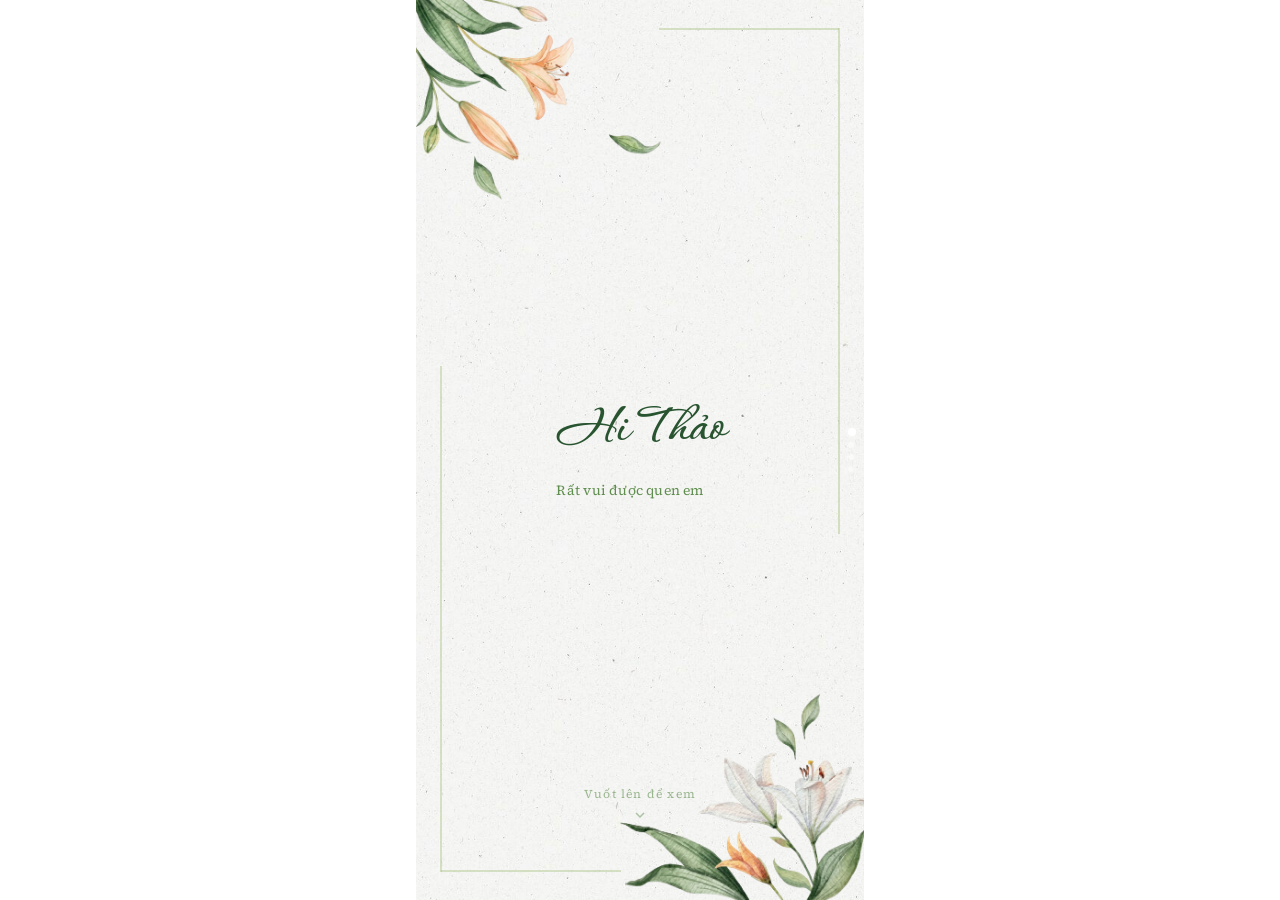
<file: index.html>
<!DOCTYPE html><html lang="vi" data-astro-cid-sckkx6r4> <head><meta charset="UTF-8"><meta name="viewport" content="width=device-width"><!-- <link rel="icon" type="image/svg+xml" href="/favicon.svg" /> --><link rel="icon" href="/favicon.ico"><meta name="generator" content="Astro v6.0.8"><title>Một chiếc page vui vẻ</title><!-- font family --><link rel="preconnect" href="https://fonts.googleapis.com"><link rel="preconnect" href="https://fonts.gstatic.com" crossorigin><link href="https://fonts.googleapis.com/css2?family=Corinthia:wght@400;700&family=Source+Serif+4:ital,opsz,wght@0,8..60,200..900;1,8..60,200..900&display=swap" rel="stylesheet"><link rel="stylesheet" href="/_astro/Layout.6BwHuXkH.css"></head> <body data-astro-cid-sckkx6r4>  <style>astro-island,astro-slot,astro-static-slot{display:contents}</style><script>(()=>{var e=async t=>{await(await t())()};(self.Astro||(self.Astro={})).load=e;window.dispatchEvent(new Event("astro:load"));})();</script><script>(()=>{var A=Object.defineProperty;var g=(i,o,a)=>o in i?A(i,o,{enumerable:!0,configurable:!0,writable:!0,value:a}):i[o]=a;var d=(i,o,a)=>g(i,typeof o!="symbol"?o+"":o,a);{let i={0:t=>m(t),1:t=>a(t),2:t=>new RegExp(t),3:t=>new Date(t),4:t=>new Map(a(t)),5:t=>new Set(a(t)),6:t=>BigInt(t),7:t=>new URL(t),8:t=>new Uint8Array(t),9:t=>new Uint16Array(t),10:t=>new Uint32Array(t),11:t=>Number.POSITIVE_INFINITY*t},o=t=>{let[l,e]=t;return l in i?i[l](e):void 0},a=t=>t.map(o),m=t=>typeof t!="object"||t===null?t:Object.fromEntries(Object.entries(t).map(([l,e])=>[l,o(e)]));class y extends HTMLElement{constructor(){super(...arguments);d(this,"Component");d(this,"hydrator");d(this,"hydrate",async()=>{var b;if(!this.hydrator||!this.isConnected)return;let e=(b=this.parentElement)==null?void 0:b.closest("astro-island[ssr]");if(e){e.addEventListener("astro:hydrate",this.hydrate,{once:!0});return}let c=this.querySelectorAll("astro-slot"),n={},h=this.querySelectorAll("template[data-astro-template]");for(let r of h){let s=r.closest(this.tagName);s!=null&&s.isSameNode(this)&&(n[r.getAttribute("data-astro-template")||"default"]=r.innerHTML,r.remove())}for(let r of c){let s=r.closest(this.tagName);s!=null&&s.isSameNode(this)&&(n[r.getAttribute("name")||"default"]=r.innerHTML)}let p;try{p=this.hasAttribute("props")?m(JSON.parse(this.getAttribute("props"))):{}}catch(r){let s=this.getAttribute("component-url")||"<unknown>",v=this.getAttribute("component-export");throw v&&(s+=` (export ${v})`),console.error(`[hydrate] Error parsing props for component ${s}`,this.getAttribute("props"),r),r}let u;await this.hydrator(this)(this.Component,p,n,{client:this.getAttribute("client")}),this.removeAttribute("ssr"),this.dispatchEvent(new CustomEvent("astro:hydrate"))});d(this,"unmount",()=>{this.isConnected||this.dispatchEvent(new CustomEvent("astro:unmount"))})}disconnectedCallback(){document.removeEventListener("astro:after-swap",this.unmount),document.addEventListener("astro:after-swap",this.unmount,{once:!0})}connectedCallback(){if(!this.hasAttribute("await-children")||document.readyState==="interactive"||document.readyState==="complete")this.childrenConnectedCallback();else{let e=()=>{document.removeEventListener("DOMContentLoaded",e),c.disconnect(),this.childrenConnectedCallback()},c=new MutationObserver(()=>{var n;((n=this.lastChild)==null?void 0:n.nodeType)===Node.COMMENT_NODE&&this.lastChild.nodeValue==="astro:end"&&(this.lastChild.remove(),e())});c.observe(this,{childList:!0}),document.addEventListener("DOMContentLoaded",e)}}async childrenConnectedCallback(){let e=this.getAttribute("before-hydration-url");e&&await import(e),this.start()}async start(){let e=JSON.parse(this.getAttribute("opts")),c=this.getAttribute("client");if(Astro[c]===void 0){window.addEventListener(`astro:${c}`,()=>this.start(),{once:!0});return}try{await Astro[c](async()=>{let n=this.getAttribute("renderer-url"),[h,{default:p}]=await Promise.all([import(this.getAttribute("component-url")),n?import(n):()=>()=>{}]),u=this.getAttribute("component-export")||"default";if(!u.includes("."))this.Component=h[u];else{this.Component=h;for(let f of u.split("."))this.Component=this.Component[f]}return this.hydrator=p,this.hydrate},e,this)}catch(n){console.error(`[astro-island] Error hydrating ${this.getAttribute("component-url")}`,n)}}attributeChangedCallback(){this.hydrate()}}d(y,"observedAttributes",["props"]),customElements.get("astro-island")||customElements.define("astro-island",y)}})();</script><astro-island uid="Z1QWhAY" prefix="r1" component-url="/_astro/Index.CYEz2R_T.js" component-export="default" renderer-url="/_astro/client.Bu55C7Nc.js" props="{}" ssr client="load" opts="{&quot;name&quot;:&quot;Index&quot;,&quot;value&quot;:true}" await-children><link rel="preload" as="image" href="/_astro/corner-top-left.BkNyqwDM.png"/><link rel="preload" as="image" href="/_astro/corner-bottom-right.C6HVrqSn.png"/><link rel="preload" as="image" href="/_astro/branch-top.DyyVtiG5.png"/><link rel="preload" as="image" href="/_astro/branch-bottom.BAtJn3zk.png"/><link rel="preload" as="image" href="/_astro/thao-dang-ngam-hoa.L9Ox3ikE.jpg"/><link rel="preload" as="image" href="/_astro/thao-dang-nhin-ai.C1qPPwrc.jpg"/><link rel="preload" as="image" href="/_astro/hoa-ne-thao.DdcWLU5T.jpg"/><link rel="preload" as="image" href="/_astro/thao-canh-tuong.Dsw6fuQa.jpg"/><link rel="preload" as="image" href="/_astro/thao-dang-chup-anh.B9_FXMeD.jpg"/><link rel="preload" as="image" href="/_astro/thao-with-hoa.RvqKW0Ve.jpg"/><link rel="preload" as="image" href="/_astro/thao-with-hoa2.a3CPCuDn.jpg"/><div><div class="relative container mx-auto h-dvh w-screen max-w-md overflow-hidden bg-cover bg-center bg-no-repeat" style="background-image:url(/_astro/bg-paper-1.BOyuutVR.jpg)"><div class="swiper h-full! w-full!"><div class="swiper-wrapper"><div class="swiper-slide"><div class="relative flex h-dvh w-full items-center justify-center overflow-hidden"><div class="pointer-events-none absolute inset-0"><span class="particle absolute h-1 w-1 rounded-full bg-white/40" style="--i:0"></span><span class="particle absolute h-1 w-1 rounded-full bg-white/40" style="--i:1"></span><span class="particle absolute h-1 w-1 rounded-full bg-white/40" style="--i:2"></span><span class="particle absolute h-1 w-1 rounded-full bg-white/40" style="--i:3"></span><span class="particle absolute h-1 w-1 rounded-full bg-white/40" style="--i:4"></span><span class="particle absolute h-1 w-1 rounded-full bg-white/40" style="--i:5"></span><span class="particle absolute h-1 w-1 rounded-full bg-white/40" style="--i:6"></span><span class="particle absolute h-1 w-1 rounded-full bg-white/40" style="--i:7"></span><span class="particle absolute h-1 w-1 rounded-full bg-white/40" style="--i:8"></span><span class="particle absolute h-1 w-1 rounded-full bg-white/40" style="--i:9"></span><span class="particle absolute h-1 w-1 rounded-full bg-white/40" style="--i:10"></span><span class="particle absolute h-1 w-1 rounded-full bg-white/40" style="--i:11"></span></div><div class="flex h-full w-full flex-col items-center justify-center"><div class=" w-full"><div class="relative h-dvh w-full"><img src="/_astro/corner-top-left.BkNyqwDM.png" alt="" class="absolute top-0 left-0 z-2 h-auto w-[250px]"/><img src="/_astro/corner-bottom-right.C6HVrqSn.png" alt="" class="absolute right-0 bottom-0 z-2 h-auto w-[250px]"/><div class="box-border h-full w-full px-4 py-5 sm:px-6 sm:py-7"><div class="relative flex h-full w-full flex-col items-center justify-center"><div class="border-outline/40 absolute top-0 right-px z-1 w-[45%] border-t-2"></div><div class="border-outline/40 absolute top-0 right-0 z-1 h-[60%] border-l-2"></div><div class="border-outline/40 absolute bottom-0 left-0 z-1 h-[60%] border-l-2"></div><div class="border-outline/40 absolute bottom-0 left-px z-1 w-[45%] border-b-2"></div><div class="flex flex-col gap-4"><p class="animate-on-active type-display-lg text-on-surface delay-200">Hi Thảo</p><p class="animate-on-active type-body-md text-on-surface-variant delay-300">Rất vui được quen em</p></div></div></div></div></div></div></div></div><div class="swiper-slide"><div class="relative flex h-dvh w-full items-center justify-center overflow-hidden"><div class="pointer-events-none absolute inset-0"><span class="particle absolute h-1 w-1 rounded-full bg-white/40" style="--i:0"></span><span class="particle absolute h-1 w-1 rounded-full bg-white/40" style="--i:1"></span><span class="particle absolute h-1 w-1 rounded-full bg-white/40" style="--i:2"></span><span class="particle absolute h-1 w-1 rounded-full bg-white/40" style="--i:3"></span><span class="particle absolute h-1 w-1 rounded-full bg-white/40" style="--i:4"></span><span class="particle absolute h-1 w-1 rounded-full bg-white/40" style="--i:5"></span><span class="particle absolute h-1 w-1 rounded-full bg-white/40" style="--i:6"></span><span class="particle absolute h-1 w-1 rounded-full bg-white/40" style="--i:7"></span><span class="particle absolute h-1 w-1 rounded-full bg-white/40" style="--i:8"></span><span class="particle absolute h-1 w-1 rounded-full bg-white/40" style="--i:9"></span><span class="particle absolute h-1 w-1 rounded-full bg-white/40" style="--i:10"></span><span class="particle absolute h-1 w-1 rounded-full bg-white/40" style="--i:11"></span></div><div class="flex h-full w-full flex-col items-center justify-center"><div class="box-border flex h-full w-full items-center justify-center py-10 "><div class="relative flex h-full w-full flex-col items-center justify-center"><div class="relative w-full"><img src="/_astro/branch-top.DyyVtiG5.png" alt="branch-top" class="animate-on-active absolute -bottom-10 left-0 z-10 h-auto min-w-[600px] rotate-[-7deg] opacity-95"/><img src="/_astro/branch-bottom.BAtJn3zk.png" alt="branch-bottom" class="animate-on-active delay-200 absolute top-26 -right-13 z-1 h-auto min-w-[510px] opacity-95 rotate-[-10deg]"/></div><div></div><div class="absolute top-1/2 left-1/2 z-20 -translate-x-1/2 -translate-y-1/2"><div class="relative"><div class="animate-on-active delay-300 absolute -right-5 bottom-17 flex flex-col gap-3 text-center"><img src="/_astro/thao-dang-ngam-hoa.L9Ox3ikE.jpg" class="border-tertiary/70 h-auto min-w-48 rotate-3 rounded-xs border-6 shadow-xl/30"/><p class="type-body-lg text-on-surface-variant">Một chiếc ảnh đẹp</p></div><div class="animate-on-active delay-500 absolute -top-3 -left-6 text-center flex gap-3 flex-col"><p class="type-body-lg text-on-surface-variant">Chiếc này cũng vậy</p><img src="/_astro/thao-dang-nhin-ai.C1qPPwrc.jpg" class="border-tertiary/80 h-auto min-w-48 -rotate-2 rounded-xs border-6 shadow-xl/30"/></div></div></div></div></div></div></div></div><div class="swiper-slide"><div class="relative flex h-dvh w-full items-center justify-center overflow-hidden"><div class="pointer-events-none absolute inset-0"><span class="particle absolute h-1 w-1 rounded-full bg-white/40" style="--i:0"></span><span class="particle absolute h-1 w-1 rounded-full bg-white/40" style="--i:1"></span><span class="particle absolute h-1 w-1 rounded-full bg-white/40" style="--i:2"></span><span class="particle absolute h-1 w-1 rounded-full bg-white/40" style="--i:3"></span><span class="particle absolute h-1 w-1 rounded-full bg-white/40" style="--i:4"></span><span class="particle absolute h-1 w-1 rounded-full bg-white/40" style="--i:5"></span><span class="particle absolute h-1 w-1 rounded-full bg-white/40" style="--i:6"></span><span class="particle absolute h-1 w-1 rounded-full bg-white/40" style="--i:7"></span><span class="particle absolute h-1 w-1 rounded-full bg-white/40" style="--i:8"></span><span class="particle absolute h-1 w-1 rounded-full bg-white/40" style="--i:9"></span><span class="particle absolute h-1 w-1 rounded-full bg-white/40" style="--i:10"></span><span class="particle absolute h-1 w-1 rounded-full bg-white/40" style="--i:11"></span></div><div class="flex h-full w-full flex-col items-center justify-center"><div class="flex h-dvh w-full flex-col justify-center overflow-hidden "><div><div class="animate-on-active flex shrink-0 items-center gap-3 px-4 py-3"><div class="border-primary relative h-10 w-10 shrink-0 overflow-hidden rounded-full border-2"><img src="/_astro/hoa-ne-thao.DdcWLU5T.jpg" alt="Thảo" class="h-full w-full object-cover object-top"/></div><div class="flex flex-1 flex-col gap-0.5"><p class="type-title-sm text-on-surface leading-none font-semibold">Thảo 🌿</p><p class="type-label-sm text-on-surface-variant flex items-center gap-1 normal-case"><span class="material-symbols-rounded undefined" style="font-size:18px">location_on</span>Đà Lạt, Việt Nam</p></div><button class="text-on-surface-variant rounded-full p-1"><span class="material-symbols-rounded">more_horiz</span></button></div><div class="w-full shrink-0 px-2"><div class="flex w-full gap-2"><div class="flex w-[60%] flex-col gap-2"><button class="group relative w-full overflow-hidden rounded-sm"><img src="/_astro/hoa-ne-thao.DdcWLU5T.jpg" alt="" class="aspect-square w-full object-cover transition-transform duration-300 group-hover:scale-105"/></button><button class="group relative w-full overflow-hidden rounded-sm"><img src="/_astro/thao-canh-tuong.Dsw6fuQa.jpg" alt="" class="aspect-square w-full object-cover transition-transform duration-300 group-hover:scale-105"/></button></div><div class="flex w-[40%] flex-col gap-1.5 pt-4"><button class="group relative w-full overflow-hidden rounded-sm"><img src="/_astro/thao-dang-chup-anh.B9_FXMeD.jpg" alt="" class="aspect-square w-full object-cover transition-transform duration-300 group-hover:scale-105"/></button><button class="group relative w-full overflow-hidden rounded-sm"><img src="/_astro/thao-with-hoa.RvqKW0Ve.jpg" alt="" class="aspect-square w-full object-cover transition-transform duration-300 group-hover:scale-105"/></button><button class="group relative w-full overflow-hidden rounded-sm"><img src="/_astro/thao-with-hoa2.a3CPCuDn.jpg" alt="" class="aspect-square w-full object-cover transition-transform duration-300 group-hover:scale-105"/><div class="absolute inset-0 flex flex-col items-center justify-center gap-1 bg-black/50"><span class="type-title-md font-semibold text-white">+<!-- -->5<!-- --> ảnh</span></div></button></div></div></div><div class="border-outline-variant animate-on-active mt-2 flex shrink-0 items-center justify-between gap-4 border-t px-4 py-2 delay-400"><button class="flex items-center gap-1.5 transition-transform active:scale-90"><div class="h-[22px] transition-colors text-on-surface-variant" style="font-variation-settings:&#x27;FILL&#x27; 0"><span class="material-symbols-rounded undefined" style="font-size:22px">favorite</span></div><span class="type-label-md normal-case tabular-nums text-on-surface-variant">128</span></button><button class="text-on-surface-variant flex items-center gap-1.5"><span class="material-symbols-rounded undefined" style="font-size:22px">chat_bubble</span><span class="type-label-md normal-case">24</span></button><button class="text-on-surface-variant flex items-center gap-1.5"><span class="material-symbols-rounded undefined" style="font-size:22px">share</span><span class="type-label-md normal-case">Chia sẻ</span></button><button class="text-on-surface-variant ml-auto"><span class="material-symbols-rounded undefined" style="font-size:22px">bookmark</span></button></div><div class="animate-on-active flex-1 overflow-y-auto px-4 py-2 delay-500"><p class="type-body-md text-on-surface"><span class="type-title-sm font-semibold">Thảo 🌿 </span>Những khoảnh khắc đẹp nhất luôn đến bất ngờ 🌸</p><p class="type-label-md text-on-surface-variant mt-1 normal-case">3 giờ trước · #ĐàLạt</p></div></div></div></div></div></div><div class="swiper-slide"><div class="relative flex h-dvh w-full items-center justify-center overflow-hidden"><div class="pointer-events-none absolute inset-0"><span class="particle absolute h-1 w-1 rounded-full bg-white/40" style="--i:0"></span><span class="particle absolute h-1 w-1 rounded-full bg-white/40" style="--i:1"></span><span class="particle absolute h-1 w-1 rounded-full bg-white/40" style="--i:2"></span><span class="particle absolute h-1 w-1 rounded-full bg-white/40" style="--i:3"></span><span class="particle absolute h-1 w-1 rounded-full bg-white/40" style="--i:4"></span><span class="particle absolute h-1 w-1 rounded-full bg-white/40" style="--i:5"></span><span class="particle absolute h-1 w-1 rounded-full bg-white/40" style="--i:6"></span><span class="particle absolute h-1 w-1 rounded-full bg-white/40" style="--i:7"></span><span class="particle absolute h-1 w-1 rounded-full bg-white/40" style="--i:8"></span><span class="particle absolute h-1 w-1 rounded-full bg-white/40" style="--i:9"></span><span class="particle absolute h-1 w-1 rounded-full bg-white/40" style="--i:10"></span><span class="particle absolute h-1 w-1 rounded-full bg-white/40" style="--i:11"></span></div><div class="flex h-full w-full flex-col items-center justify-center"><div class="relative flex h-dvh w-full flex-col items-center justify-center overflow-hidden "><img src="/_astro/corner-top-left.BkNyqwDM.png" alt="" class="absolute top-0 left-0 z-0 h-auto w-[200px] opacity-80"/><img src="/_astro/corner-bottom-right.C6HVrqSn.png" alt="" class="absolute right-0 bottom-0 z-0 h-auto w-[200px] opacity-80"/><img src="/_astro/branch-top.DyyVtiG5.png" alt="" class="absolute -top-4 left-0 z-0 h-auto min-w-[480px] rotate-[-5deg] opacity-10"/><div class="relative z-10 flex flex-col items-center gap-8 px-8 text-center"><div class="flex flex-col gap-2" style="animation:fadeSlideUp 0.8s ease both"><p class="type-body-lg leading-8 text-on-surface italic">&quot;Hy vọng sẽ có<br/>những khoảnh khắc<br/>đẹp cùng nhau&quot;</p></div><div class="relative h-[160px] w-[140px]" style="animation:fadeSlideUp 0.8s ease 0.2s both"><div class="absolute inset-0 rotate-[4deg] rounded-xs bg-white p-2 shadow-lg"><img src="/_astro/hoa-ne-thao.DdcWLU5T.jpg" alt="" class="h-[110px] w-full object-cover object-top"/></div><div class="absolute inset-0 -rotate-3 rounded-xs bg-white p-2 shadow-xl"><img src="/_astro/thao-with-hoa.RvqKW0Ve.jpg" alt="" class="h-[110px] w-full object-cover object-center"/></div></div><div class="animate-on-active delay-400 flex flex-col items-center gap-1"><p class="type-body-md text-on-surface-variant">— nhé 🌸</p></div></div></div></div></div></div></div><div class="swiper-pagination"></div></div><div class="bounce-hint absolute bottom-19 left-1/2 z-20 flex -translate-x-1/2 flex-col items-center gap-1 text-xs tracking-widest text-white/70"><span class="text-primary/60">Vuốt lên để xem</span><svg viewBox="0 0 24 24" width="18" height="18" opacity="0.8" class="fill-primary/60"><path d="M7.41 8.59L12 13.17l4.59-4.58L18 10l-6 6-6-6z"></path></svg></div></div></div><!--astro:end--></astro-island>  </body> </html>
</file>
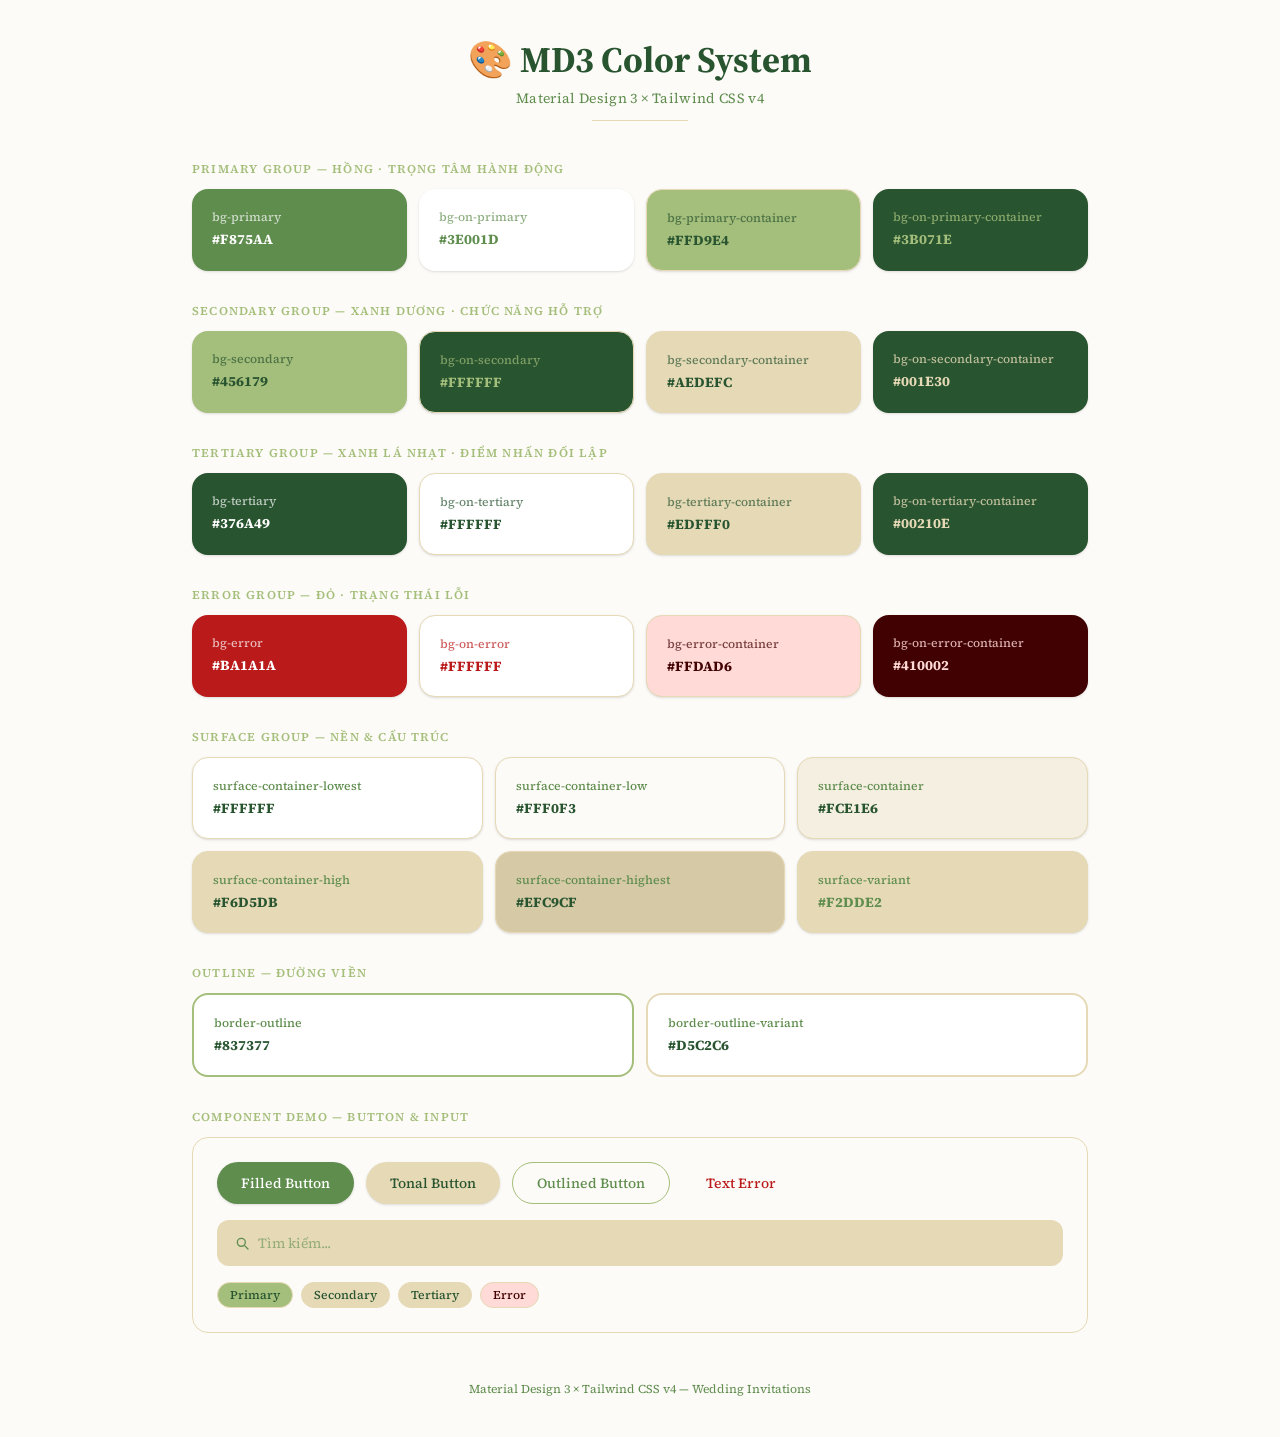
<file: color-demo/index.html>
<!DOCTYPE html><html lang="vi" data-astro-cid-sckkx6r4> <head><meta charset="UTF-8"><meta name="viewport" content="width=device-width"><!-- <link rel="icon" type="image/svg+xml" href="/favicon.svg" /> --><link rel="icon" href="/favicon.ico"><meta name="generator" content="Astro v6.0.8"><title>Một chiếc page vui vẻ</title><!-- font family --><link rel="preconnect" href="https://fonts.googleapis.com"><link rel="preconnect" href="https://fonts.gstatic.com" crossorigin><link href="https://fonts.googleapis.com/css2?family=Corinthia:wght@400;700&family=Source+Serif+4:ital,opsz,wght@0,8..60,200..900;1,8..60,200..900&display=swap" rel="stylesheet"><link rel="stylesheet" href="/_astro/Layout.6BwHuXkH.css"></head> <body data-astro-cid-sckkx6r4>  <main class="bg-surface min-h-dvh p-6 md:p-10"> <!-- Header --> <div class="mb-10 text-center"> <h1 class="text-on-surface text-3xl font-bold md:text-4xl">🎨 MD3 Color System</h1> <p class="text-on-surface-variant mt-2 text-sm tracking-wide">
Material Design 3 × Tailwind CSS v4
</p> <div class="bg-outline-variant mx-auto mt-3 h-px w-24"></div> </div> <div class="mx-auto max-w-4xl space-y-8"> <!-- PRIMARY --> <section> <h2 class="text-outline mb-3 text-xs font-semibold tracking-widest uppercase">
Primary Group — Hồng · Trọng tâm hành động
</h2> <div class="grid grid-cols-2 gap-3 md:grid-cols-4"> <div class="bg-primary rounded-2xl p-5 shadow-sm"> <p class="text-on-primary text-xs font-medium opacity-70">bg-primary</p> <p class="text-on-primary mt-1 text-sm font-bold">#F875AA</p> </div> <div class="bg-on-primary rounded-2xl p-5 shadow-sm"> <p class="text-primary text-xs font-medium opacity-70">bg-on-primary</p> <p class="text-primary mt-1 text-sm font-bold">#3E001D</p> </div> <div class="bg-primary-container border-outline-variant rounded-2xl border p-5 shadow-sm"> <p class="text-on-primary-container text-xs font-medium opacity-70">
bg-primary-container
</p> <p class="text-on-primary-container mt-1 text-sm font-bold">#FFD9E4</p> </div> <div class="bg-on-primary-container rounded-2xl p-5 shadow-sm"> <p class="text-primary-container text-xs font-medium opacity-80">
bg-on-primary-container
</p> <p class="text-primary-container mt-1 text-sm font-bold">#3B071E</p> </div> </div> </section> <!-- SECONDARY --> <section> <h2 class="text-outline mb-3 text-xs font-semibold tracking-widest uppercase">
Secondary Group — Xanh dương · Chức năng hỗ trợ
</h2> <div class="grid grid-cols-2 gap-3 md:grid-cols-4"> <div class="bg-secondary rounded-2xl p-5 shadow-sm"> <p class="text-on-secondary text-xs font-medium opacity-70">bg-secondary</p> <p class="text-on-secondary mt-1 text-sm font-bold">#456179</p> </div> <div class="bg-on-secondary border-outline-variant rounded-2xl border p-5 shadow-sm"> <p class="text-secondary text-xs font-medium opacity-70">bg-on-secondary</p> <p class="text-secondary mt-1 text-sm font-bold">#FFFFFF</p> </div> <div class="bg-secondary-container border-outline-variant rounded-2xl border p-5 shadow-sm"> <p class="text-on-secondary-container text-xs font-medium opacity-70">
bg-secondary-container
</p> <p class="text-on-secondary-container mt-1 text-sm font-bold">#AEDEFC</p> </div> <div class="bg-on-secondary-container rounded-2xl p-5 shadow-sm"> <p class="text-secondary-container text-xs font-medium opacity-80">
bg-on-secondary-container
</p> <p class="text-secondary-container mt-1 text-sm font-bold">#001E30</p> </div> </div> </section> <!-- TERTIARY --> <section> <h2 class="text-outline mb-3 text-xs font-semibold tracking-widest uppercase">
Tertiary Group — Xanh lá nhạt · Điểm nhấn đối lập
</h2> <div class="grid grid-cols-2 gap-3 md:grid-cols-4"> <div class="bg-tertiary rounded-2xl p-5 shadow-sm"> <p class="text-on-tertiary text-xs font-medium opacity-70">bg-tertiary</p> <p class="text-on-tertiary mt-1 text-sm font-bold">#376A49</p> </div> <div class="bg-on-tertiary border-outline-variant rounded-2xl border p-5 shadow-sm"> <p class="text-tertiary text-xs font-medium opacity-70">bg-on-tertiary</p> <p class="text-tertiary mt-1 text-sm font-bold">#FFFFFF</p> </div> <div class="bg-tertiary-container border-outline-variant rounded-2xl border p-5 shadow-sm"> <p class="text-on-tertiary-container text-xs font-medium opacity-70">
bg-tertiary-container
</p> <p class="text-on-tertiary-container mt-1 text-sm font-bold">#EDFFF0</p> </div> <div class="bg-on-tertiary-container rounded-2xl p-5 shadow-sm"> <p class="text-tertiary-container text-xs font-medium opacity-80">
bg-on-tertiary-container
</p> <p class="text-tertiary-container mt-1 text-sm font-bold">#00210E</p> </div> </div> </section> <!-- ERROR --> <section> <h2 class="text-outline mb-3 text-xs font-semibold tracking-widest uppercase">
Error Group — Đỏ · Trạng thái lỗi
</h2> <div class="grid grid-cols-2 gap-3 md:grid-cols-4"> <div class="bg-error rounded-2xl p-5 shadow-sm"> <p class="text-on-error text-xs font-medium opacity-70">bg-error</p> <p class="text-on-error mt-1 text-sm font-bold">#BA1A1A</p> </div> <div class="bg-on-error border-outline-variant rounded-2xl border p-5 shadow-sm"> <p class="text-error text-xs font-medium opacity-70">bg-on-error</p> <p class="text-error mt-1 text-sm font-bold">#FFFFFF</p> </div> <div class="bg-error-container border-outline-variant rounded-2xl border p-5 shadow-sm"> <p class="text-on-error-container text-xs font-medium opacity-70">
bg-error-container
</p> <p class="text-on-error-container mt-1 text-sm font-bold">#FFDAD6</p> </div> <div class="bg-on-error-container rounded-2xl p-5 shadow-sm"> <p class="text-error-container text-xs font-medium opacity-80">
bg-on-error-container
</p> <p class="text-error-container mt-1 text-sm font-bold">#410002</p> </div> </div> </section> <!-- SURFACE --> <section> <h2 class="text-outline mb-3 text-xs font-semibold tracking-widest uppercase">
Surface Group — Nền & Cấu trúc
</h2> <div class="grid grid-cols-2 gap-3 md:grid-cols-3"> <div class="bg-surface-container-lowest border-outline-variant rounded-2xl border p-5 shadow-sm"> <p class="text-on-surface-variant text-xs font-medium">
surface-container-lowest
</p> <p class="text-on-surface mt-1 text-sm font-bold">#FFFFFF</p> </div> <div class="bg-surface-container-low border-outline-variant rounded-2xl border p-5 shadow-sm"> <p class="text-on-surface-variant text-xs font-medium">
surface-container-low
</p> <p class="text-on-surface mt-1 text-sm font-bold">#FFF0F3</p> </div> <div class="bg-surface-container border-outline-variant rounded-2xl border p-5 shadow-sm"> <p class="text-on-surface-variant text-xs font-medium">surface-container</p> <p class="text-on-surface mt-1 text-sm font-bold">#FCE1E6</p> </div> <div class="bg-surface-container-high border-outline-variant rounded-2xl border p-5 shadow-sm"> <p class="text-on-surface-variant text-xs font-medium">
surface-container-high
</p> <p class="text-on-surface mt-1 text-sm font-bold">#F6D5DB</p> </div> <div class="bg-surface-container-highest border-outline-variant rounded-2xl border p-5 shadow-sm"> <p class="text-on-surface-variant text-xs font-medium">
surface-container-highest
</p> <p class="text-on-surface mt-1 text-sm font-bold">#EFC9CF</p> </div> <div class="bg-surface-variant border-outline-variant rounded-2xl border p-5 shadow-sm"> <p class="text-on-surface-variant text-xs font-medium">surface-variant</p> <p class="text-on-surface-variant mt-1 text-sm font-bold">#F2DDE2</p> </div> </div> </section> <!-- OUTLINE --> <section> <h2 class="text-outline mb-3 text-xs font-semibold tracking-widest uppercase">
Outline — Đường viền
</h2> <div class="grid grid-cols-1 gap-3 md:grid-cols-2"> <div class="border-outline bg-surface-container-lowest rounded-2xl border-2 p-5"> <p class="text-on-surface-variant text-xs font-medium">border-outline</p> <p class="text-on-surface mt-1 text-sm font-bold">#837377</p> </div> <div class="border-outline-variant bg-surface-container-lowest rounded-2xl border-2 p-5"> <p class="text-on-surface-variant text-xs font-medium">
border-outline-variant
</p> <p class="text-on-surface mt-1 text-sm font-bold">#D5C2C6</p> </div> </div> </section> <!-- CTA Demo --> <section> <h2 class="text-outline mb-3 text-xs font-semibold tracking-widest uppercase">
Component Demo — Button & Input
</h2> <div class="bg-surface-container-low border-outline-variant space-y-4 rounded-2xl border p-6"> <!-- Buttons --> <div class="flex flex-wrap gap-3"> <button class="bg-primary text-on-primary rounded-full px-6 py-2.5 text-sm font-medium shadow-sm transition-opacity hover:opacity-90">
Filled Button
</button> <button class="bg-secondary-container text-on-secondary-container rounded-full px-6 py-2.5 text-sm font-medium shadow-sm transition-opacity hover:opacity-90">
Tonal Button
</button> <button class="border-outline text-primary hover:bg-primary-container/30 rounded-full border px-6 py-2.5 text-sm font-medium transition-colors">
Outlined Button
</button> <button class="text-error hover:bg-error-container/40 rounded-full px-6 py-2.5 text-sm font-medium transition-colors">
Text Error
</button> </div> <!-- Input field --> <div class="bg-surface-variant focus-within:border-primary flex items-center gap-2 rounded-xl border border-transparent px-4 py-3"> <svg xmlns="http://www.w3.org/2000/svg" class="text-on-surface-variant h-4 w-4" fill="none" viewBox="0 0 24 24" stroke="currentColor"> <path stroke-linecap="round" stroke-linejoin="round" stroke-width="2" d="M21 21l-4.35-4.35M17 11A6 6 0 1 1 5 11a6 6 0 0 1 12 0z"></path> </svg> <input type="text" placeholder="Tìm kiếm..." class="text-on-surface placeholder:text-on-surface-variant/60 flex-1 bg-transparent text-sm outline-none"> </div> <!-- Chip row --> <div class="flex flex-wrap gap-2"> <span class="bg-primary-container text-on-primary-container border-outline-variant rounded-full border px-3 py-1 text-xs font-medium">Primary</span> <span class="bg-secondary-container text-on-secondary-container border-outline-variant rounded-full border px-3 py-1 text-xs font-medium">Secondary</span> <span class="bg-tertiary-container text-on-tertiary-container border-outline-variant rounded-full border px-3 py-1 text-xs font-medium">Tertiary</span> <span class="bg-error-container text-on-error-container border-outline-variant rounded-full border px-3 py-1 text-xs font-medium">Error</span> </div> </div> </section> </div> <footer class="text-on-surface-variant mt-12 text-center text-xs">
Material Design 3 × Tailwind CSS v4 — Wedding Invitations
</footer> </main>  </body> </html>
</file>
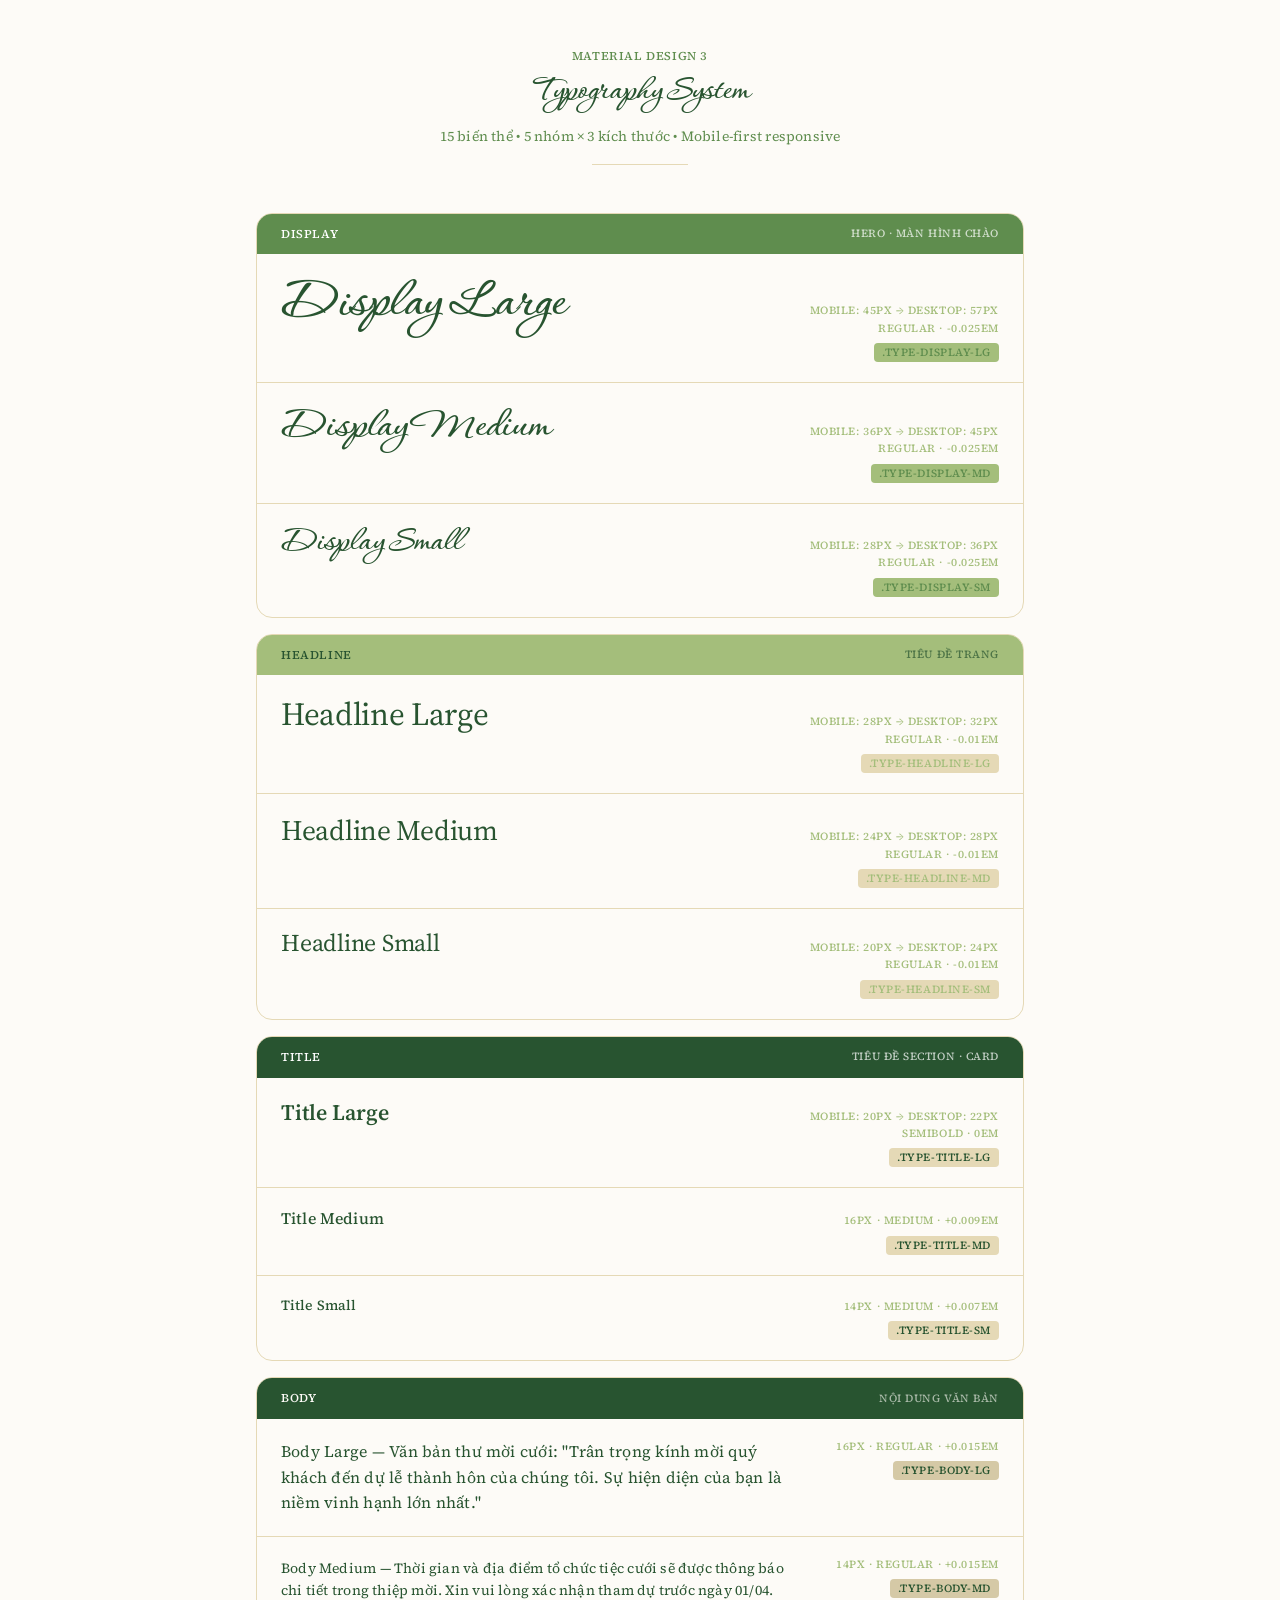
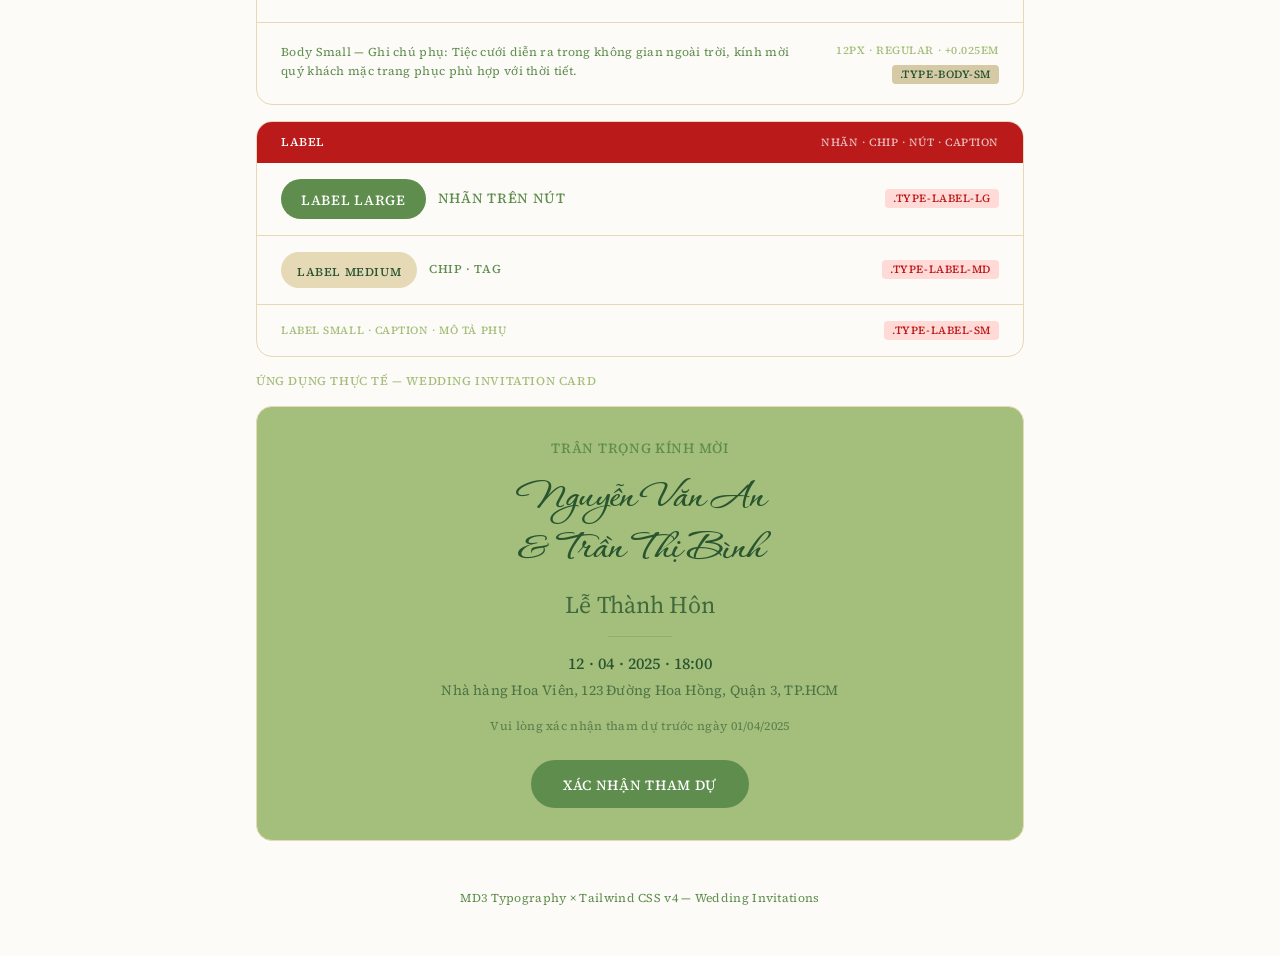
<file: typography-demo/index.html>
<!DOCTYPE html><html lang="vi" data-astro-cid-sckkx6r4> <head><meta charset="UTF-8"><meta name="viewport" content="width=device-width"><!-- <link rel="icon" type="image/svg+xml" href="/favicon.svg" /> --><link rel="icon" href="/favicon.ico"><meta name="generator" content="Astro v6.0.8"><title>Một chiếc page vui vẻ</title><!-- font family --><link rel="preconnect" href="https://fonts.googleapis.com"><link rel="preconnect" href="https://fonts.gstatic.com" crossorigin><link href="https://fonts.googleapis.com/css2?family=Corinthia:wght@400;700&family=Source+Serif+4:ital,opsz,wght@0,8..60,200..900;1,8..60,200..900&display=swap" rel="stylesheet"><link rel="stylesheet" href="/_astro/Layout.6BwHuXkH.css"></head> <body data-astro-cid-sckkx6r4>  <main class="bg-surface min-h-dvh p-6 md:p-12"> <!-- Page Header --> <div class="mb-12 text-center"> <p class="type-label-md text-primary mb-2">Material Design 3</p> <h1 class="type-display-sm text-on-surface">Typography System</h1> <p class="type-body-md text-on-surface-variant mx-auto mt-3 max-w-xl">
15 biến thể • 5 nhóm × 3 kích thước • Mobile-first responsive
</p> <div class="bg-outline-variant mx-auto mt-4 h-px w-24"></div> </div> <div class="mx-auto flex max-w-3xl flex-col gap-4"> <!-- ── DISPLAY ── --> <section class="bg-surface-container-low border-outline-variant overflow-hidden rounded-2xl border"> <div class="bg-primary flex items-center justify-between px-6 py-3"> <span class="type-label-md text-on-primary">Display</span> <span class="type-label-sm text-on-primary/70">Hero · Màn hình chào</span> </div> <div class="divide-outline-variant divide-y"> <!-- Display Large --> <div class="flex flex-col gap-1 px-6 py-5 md:flex-row md:items-baseline md:justify-between"> <div class="flex-1"> <p class="type-display-lg text-on-surface">Display Large</p> </div> <div class="shrink-0 space-y-0.5 text-right"> <p class="type-label-sm text-outline">Mobile: 45px → Desktop: 57px</p> <p class="type-label-sm text-outline">Regular · -0.025em</p> <code class="type-label-sm text-primary bg-primary-container rounded px-2 py-0.5">.type-display-lg</code> </div> </div> <!-- Display Medium --> <div class="flex flex-col gap-1 px-6 py-5 md:flex-row md:items-baseline md:justify-between"> <div class="flex-1"> <p class="type-display-md text-on-surface">Display Medium</p> </div> <div class="shrink-0 space-y-0.5 text-right"> <p class="type-label-sm text-outline">Mobile: 36px → Desktop: 45px</p> <p class="type-label-sm text-outline">Regular · -0.025em</p> <code class="type-label-sm text-primary bg-primary-container rounded px-2 py-0.5">.type-display-md</code> </div> </div> <!-- Display Small --> <div class="flex flex-col gap-1 px-6 py-5 md:flex-row md:items-baseline md:justify-between"> <div class="flex-1"> <p class="type-display-sm text-on-surface">Display Small</p> </div> <div class="shrink-0 space-y-0.5 text-right"> <p class="type-label-sm text-outline">Mobile: 28px → Desktop: 36px</p> <p class="type-label-sm text-outline">Regular · -0.025em</p> <code class="type-label-sm text-primary bg-primary-container rounded px-2 py-0.5">.type-display-sm</code> </div> </div> </div> </section> <!-- ── HEADLINE ── --> <section class="bg-surface-container-low border-outline-variant overflow-hidden rounded-2xl border"> <div class="bg-secondary flex items-center justify-between px-6 py-3"> <span class="type-label-md text-on-secondary">Headline</span> <span class="type-label-sm text-on-secondary/70">Tiêu đề trang</span> </div> <div class="divide-outline-variant divide-y"> <div class="flex flex-col gap-1 px-6 py-5 md:flex-row md:items-baseline md:justify-between"> <p class="type-headline-lg text-on-surface flex-1">Headline Large</p> <div class="shrink-0 space-y-0.5 text-right"> <p class="type-label-sm text-outline">Mobile: 28px → Desktop: 32px</p> <p class="type-label-sm text-outline">Regular · -0.01em</p> <code class="type-label-sm text-secondary bg-secondary-container rounded px-2 py-0.5">.type-headline-lg</code> </div> </div> <div class="flex flex-col gap-1 px-6 py-5 md:flex-row md:items-baseline md:justify-between"> <p class="type-headline-md text-on-surface flex-1">Headline Medium</p> <div class="shrink-0 space-y-0.5 text-right"> <p class="type-label-sm text-outline">Mobile: 24px → Desktop: 28px</p> <p class="type-label-sm text-outline">Regular · -0.01em</p> <code class="type-label-sm text-secondary bg-secondary-container rounded px-2 py-0.5">.type-headline-md</code> </div> </div> <div class="flex flex-col gap-1 px-6 py-5 md:flex-row md:items-baseline md:justify-between"> <p class="type-headline-sm text-on-surface flex-1">Headline Small</p> <div class="shrink-0 space-y-0.5 text-right"> <p class="type-label-sm text-outline">Mobile: 20px → Desktop: 24px</p> <p class="type-label-sm text-outline">Regular · -0.01em</p> <code class="type-label-sm text-secondary bg-secondary-container rounded px-2 py-0.5">.type-headline-sm</code> </div> </div> </div> </section> <!-- ── TITLE ── --> <section class="bg-surface-container-low border-outline-variant overflow-hidden rounded-2xl border"> <div class="bg-tertiary flex items-center justify-between px-6 py-3"> <span class="type-label-md text-on-tertiary">Title</span> <span class="type-label-sm text-on-tertiary/70">Tiêu đề section · Card</span> </div> <div class="divide-outline-variant divide-y"> <div class="flex flex-col gap-1 px-6 py-5 md:flex-row md:items-baseline md:justify-between"> <p class="type-title-lg text-on-surface flex-1">Title Large</p> <div class="shrink-0 space-y-0.5 text-right"> <p class="type-label-sm text-outline">Mobile: 20px → Desktop: 22px</p> <p class="type-label-sm text-outline">SemiBold · 0em</p> <code class="type-label-sm text-tertiary bg-tertiary-container rounded px-2 py-0.5">.type-title-lg</code> </div> </div> <div class="flex flex-col gap-1 px-6 py-5 md:flex-row md:items-baseline md:justify-between"> <p class="type-title-md text-on-surface flex-1">Title Medium</p> <div class="shrink-0 space-y-0.5 text-right"> <p class="type-label-sm text-outline">16px · Medium · +0.009em</p> <code class="type-label-sm text-tertiary bg-tertiary-container rounded px-2 py-0.5">.type-title-md</code> </div> </div> <div class="flex flex-col gap-1 px-6 py-5 md:flex-row md:items-baseline md:justify-between"> <p class="type-title-sm text-on-surface flex-1">Title Small</p> <div class="shrink-0 space-y-0.5 text-right"> <p class="type-label-sm text-outline">14px · Medium · +0.007em</p> <code class="type-label-sm text-tertiary bg-tertiary-container rounded px-2 py-0.5">.type-title-sm</code> </div> </div> </div> </section> <!-- ── BODY ── --> <section class="bg-surface-container-low border-outline-variant overflow-hidden rounded-2xl border"> <div class="bg-on-surface flex items-center justify-between px-6 py-3"> <span class="type-label-md text-surface">Body</span> <span class="type-label-sm text-surface/60">Nội dung văn bản</span> </div> <div class="divide-outline-variant divide-y"> <div class="flex flex-col gap-2 px-6 py-5 md:flex-row md:justify-between"> <p class="type-body-lg text-on-surface max-w-lg flex-1">
Body Large — Văn bản thư mời cưới: "Trân trọng kính mời quý khách đến dự lễ
              thành hôn của chúng tôi. Sự hiện diện của bạn là niềm vinh hạnh lớn nhất."
</p> <div class="shrink-0 space-y-0.5 text-right"> <p class="type-label-sm text-outline">16px · Regular · +0.015em</p> <code class="type-label-sm text-on-surface bg-surface-container-highest rounded px-2 py-0.5">.type-body-lg</code> </div> </div> <div class="flex flex-col gap-2 px-6 py-5 md:flex-row md:justify-between"> <p class="type-body-md text-on-surface max-w-lg flex-1">
Body Medium — Thời gian và địa điểm tổ chức tiệc cưới sẽ được thông báo chi
              tiết trong thiệp mời. Xin vui lòng xác nhận tham dự trước ngày 01/04.
</p> <div class="shrink-0 space-y-0.5 text-right"> <p class="type-label-sm text-outline">14px · Regular · +0.015em</p> <code class="type-label-sm text-on-surface bg-surface-container-highest rounded px-2 py-0.5">.type-body-md</code> </div> </div> <div class="flex flex-col gap-2 px-6 py-5 md:flex-row md:justify-between"> <p class="type-body-sm text-on-surface-variant max-w-lg flex-1">
Body Small — Ghi chú phụ: Tiệc cưới diễn ra trong không gian ngoài trời,
              kính mời quý khách mặc trang phục phù hợp với thời tiết.
</p> <div class="shrink-0 space-y-0.5 text-right"> <p class="type-label-sm text-outline">12px · Regular · +0.025em</p> <code class="type-label-sm text-on-surface bg-surface-container-highest rounded px-2 py-0.5">.type-body-sm</code> </div> </div> </div> </section> <!-- ── LABEL ── --> <section class="bg-surface-container-low border-outline-variant overflow-hidden rounded-2xl border"> <div class="bg-error flex items-center justify-between px-6 py-3"> <span class="type-label-md text-on-error">Label</span> <span class="type-label-sm text-on-error/70">Nhãn · Chip · Nút · Caption</span> </div> <div class="divide-outline-variant divide-y"> <div class="flex flex-col gap-2 px-6 py-4 md:flex-row md:items-center md:justify-between"> <div class="flex items-center gap-3"> <button class="bg-primary rounded-full px-5 py-2"> <span class="type-label-lg text-on-primary">Label Large</span> </button> <span class="type-label-lg text-on-surface-variant">Nhãn Trên Nút</span> </div> <code class="type-label-sm text-error bg-error-container self-start rounded px-2 py-0.5 md:self-auto">.type-label-lg</code> </div> <div class="flex flex-col gap-2 px-6 py-4 md:flex-row md:items-center md:justify-between"> <div class="flex items-center gap-3"> <span class="bg-secondary-container rounded-full px-4 py-1.5"> <span class="type-label-md text-on-secondary-container">Label Medium</span> </span> <span class="type-label-md text-on-surface-variant">Chip · Tag</span> </div> <code class="type-label-sm text-error bg-error-container self-start rounded px-2 py-0.5 md:self-auto">.type-label-md</code> </div> <div class="flex flex-col gap-2 px-6 py-4 md:flex-row md:items-center md:justify-between"> <div class="flex items-center gap-3"> <span class="type-label-sm text-outline">Label Small · Caption · Mô tả phụ</span> </div> <code class="type-label-sm text-error bg-error-container self-start rounded px-2 py-0.5 md:self-auto">.type-label-sm</code> </div> </div> </section> <!-- Real-world Preview --> <section> <h2 class="type-label-md text-outline mb-4">
Ứng dụng thực tế — Wedding Invitation Card
</h2> <div class="bg-primary-container border-outline-variant space-y-4 rounded-2xl border p-8 text-center"> <p class="type-label-lg text-primary">Trân Trọng Kính Mời</p> <h2 class="type-display-md text-on-primary-container">
Nguyễn Văn An<br>&amp; Trần Thị Bình
</h2> <p class="type-headline-sm text-on-primary-container/80">Lễ Thành Hôn</p> <div class="bg-primary/30 mx-auto h-px w-16"></div> <div class="space-y-1"> <p class="type-title-md text-on-primary-container">12 · 04 · 2025 · 18:00</p> <p class="type-body-md text-on-primary-container/70">
Nhà hàng Hoa Viên, 123 Đường Hoa Hồng, Quận 3, TP.HCM
</p> </div> <p class="type-body-sm text-on-primary-container/60">
Vui lòng xác nhận tham dự trước ngày 01/04/2025
</p> <button class="bg-primary mt-2 inline-block rounded-full px-8 py-3"> <span class="type-label-lg text-on-primary">Xác Nhận Tham Dự</span> </button> </div> </section> </div> <footer class="mt-12 text-center"> <p class="type-body-sm text-on-surface-variant">
MD3 Typography × Tailwind CSS v4 — Wedding Invitations
</p> </footer> </main>  </body> </html>
</file>
<file: _astro/Layout.6BwHuXkH.css>
@layer properties{@supports (((-webkit-hyphens:none)) and (not (margin-trim:inline))) or ((-moz-orient:inline) and (not (color:rgb(from red r g b)))){*,:before,:after,::backdrop{--tw-translate-x:0;--tw-translate-y:0;--tw-translate-z:0;--tw-space-y-reverse:0;--tw-divide-y-reverse:0;--tw-border-style:solid;--tw-gradient-position:initial;--tw-gradient-from:#0000;--tw-gradient-via:#0000;--tw-gradient-to:#0000;--tw-gradient-stops:initial;--tw-gradient-via-stops:initial;--tw-gradient-from-position:0%;--tw-gradient-via-position:50%;--tw-gradient-to-position:100%;--tw-leading:initial;--tw-font-weight:initial;--tw-tracking:initial;--tw-ordinal:initial;--tw-slashed-zero:initial;--tw-numeric-figure:initial;--tw-numeric-spacing:initial;--tw-numeric-fraction:initial;--tw-shadow:0 0 #0000;--tw-shadow-color:initial;--tw-shadow-alpha:100%;--tw-inset-shadow:0 0 #0000;--tw-inset-shadow-color:initial;--tw-inset-shadow-alpha:100%;--tw-ring-color:initial;--tw-ring-shadow:0 0 #0000;--tw-inset-ring-color:initial;--tw-inset-ring-shadow:0 0 #0000;--tw-ring-inset:initial;--tw-ring-offset-width:0px;--tw-ring-offset-color:#fff;--tw-ring-offset-shadow:0 0 #0000;--tw-blur:initial;--tw-brightness:initial;--tw-contrast:initial;--tw-grayscale:initial;--tw-hue-rotate:initial;--tw-invert:initial;--tw-opacity:initial;--tw-saturate:initial;--tw-sepia:initial;--tw-drop-shadow:initial;--tw-drop-shadow-color:initial;--tw-drop-shadow-alpha:100%;--tw-drop-shadow-size:initial;--tw-backdrop-blur:initial;--tw-backdrop-brightness:initial;--tw-backdrop-contrast:initial;--tw-backdrop-grayscale:initial;--tw-backdrop-hue-rotate:initial;--tw-backdrop-invert:initial;--tw-backdrop-opacity:initial;--tw-backdrop-saturate:initial;--tw-backdrop-sepia:initial;--tw-duration:initial;--tw-ease:initial;--tw-scale-x:1;--tw-scale-y:1;--tw-scale-z:1}}}@font-face{font-family:Material Symbols Rounded;font-style:normal;font-weight:100 700;font-display:block;src:url(/_astro/material-symbols-rounded.CqmCskTY.woff2)format("woff2")}.material-symbols-rounded{letter-spacing:normal;text-transform:none;white-space:nowrap;word-wrap:normal;-webkit-font-smoothing:antialiased;-moz-osx-font-smoothing:grayscale;text-rendering:optimizelegibility;font-feature-settings:"liga";direction:ltr;font-family:Material Symbols Rounded;font-size:24px;font-style:normal;font-weight:400;line-height:1;display:inline-block}@layer theme{:root,:host{--font-sans:ui-sans-serif, system-ui, sans-serif, "Apple Color Emoji", "Segoe UI Emoji", "Segoe UI Symbol", "Noto Color Emoji";--font-serif:"Source Serif 4", serif;--font-mono:ui-monospace, SFMono-Regular, Menlo, Monaco, Consolas, "Liberation Mono", "Courier New", monospace;--color-red-500:oklch(63.7% .237 25.331);--color-black:#000;--color-white:#fff;--spacing:.25rem;--container-md:28rem;--container-lg:32rem;--container-xl:36rem;--container-3xl:48rem;--container-4xl:56rem;--text-xs:.75rem;--text-xs--line-height:calc(1 / .75);--text-sm:.875rem;--text-sm--line-height:calc(1.25 / .875);--text-base:1rem;--text-base--line-height: 1.5 ;--text-2xl:1.5rem;--text-2xl--line-height:calc(2 / 1.5);--text-3xl:1.875rem;--text-3xl--line-height: 1.2 ;--text-4xl:2.25rem;--text-4xl--line-height:calc(2.5 / 2.25);--text-5xl:3rem;--text-5xl--line-height:1;--font-weight-light:300;--font-weight-normal:400;--font-weight-medium:500;--font-weight-semibold:600;--font-weight-bold:700;--tracking-wide:.025em;--tracking-widest:.1em;--leading-tight:1.25;--leading-relaxed:1.625;--radius-xs:.125rem;--radius-sm:.25rem;--radius-xl:.75rem;--radius-2xl:1rem;--radius-3xl:1.5rem;--drop-shadow-sm:0 1px 2px #00000026;--drop-shadow-lg:0 4px 4px #00000026;--ease-out:cubic-bezier(0, 0, .2, 1);--animate-spin:spin 1s linear infinite;--animate-pulse:pulse 2s cubic-bezier(.4, 0, .6, 1) infinite;--blur-sm:8px;--blur-md:12px;--default-transition-duration:.15s;--default-transition-timing-function:cubic-bezier(.4, 0, .2, 1);--default-font-family:var(--font-sans);--default-mono-font-family:var(--font-mono);--color-primary:#5f8d4e;--color-on-primary:#fff;--color-primary-container:#a4be7b;--color-on-primary-container:#285430;--color-secondary:#a4be7b;--color-on-secondary:#285430;--color-secondary-container:#e5d9b6;--color-on-secondary-container:#285430;--color-tertiary:#285430;--color-on-tertiary:#fff;--color-tertiary-container:#e5d9b6;--color-on-tertiary-container:#285430;--color-error:#ba1a1a;--color-on-error:#fff;--color-error-container:#ffdad6;--color-on-error-container:#410002;--color-surface:#fdfbf7;--color-on-surface:#285430;--color-surface-container-lowest:#fff;--color-surface-container-low:#fdfbf7;--color-surface-container:#f4efe0;--color-surface-container-high:#e5d9b6;--color-surface-container-highest:#d5c9a6;--color-surface-variant:#e5d9b6;--color-on-surface-variant:#5f8d4e;--color-outline:#a4be7b;--color-outline-variant:#e5d9b6}}@layer base{*,:after,:before,::backdrop{box-sizing:border-box;border:0 solid;margin:0;padding:0}::file-selector-button{box-sizing:border-box;border:0 solid;margin:0;padding:0}html,:host{-webkit-text-size-adjust:100%;tab-size:4;line-height:1.5;font-family:var(--default-font-family,ui-sans-serif, system-ui, sans-serif, "Apple Color Emoji", "Segoe UI Emoji", "Segoe UI Symbol", "Noto Color Emoji");font-feature-settings:var(--default-font-feature-settings,normal);font-variation-settings:var(--default-font-variation-settings,normal);-webkit-tap-highlight-color:transparent}hr{height:0;color:inherit;border-top-width:1px}abbr:where([title]){-webkit-text-decoration:underline dotted;text-decoration:underline dotted}h1,h2,h3,h4,h5,h6{font-size:inherit;font-weight:inherit}a{color:inherit;-webkit-text-decoration:inherit;text-decoration:inherit}b,strong{font-weight:bolder}code,kbd,samp,pre{font-family:var(--default-mono-font-family,ui-monospace, SFMono-Regular, Menlo, Monaco, Consolas, "Liberation Mono", "Courier New", monospace);font-feature-settings:var(--default-mono-font-feature-settings,normal);font-variation-settings:var(--default-mono-font-variation-settings,normal);font-size:1em}small{font-size:80%}sub,sup{vertical-align:baseline;font-size:75%;line-height:0;position:relative}sub{bottom:-.25em}sup{top:-.5em}table{text-indent:0;border-color:inherit;border-collapse:collapse}:-moz-focusring{outline:auto}progress{vertical-align:baseline}summary{display:list-item}ol,ul,menu{list-style:none}img,svg,video,canvas,audio,iframe,embed,object{vertical-align:middle;display:block}img,video{max-width:100%;height:auto}button,input,select,optgroup,textarea{font:inherit;font-feature-settings:inherit;font-variation-settings:inherit;letter-spacing:inherit;color:inherit;opacity:1;background-color:#0000;border-radius:0}::file-selector-button{font:inherit;font-feature-settings:inherit;font-variation-settings:inherit;letter-spacing:inherit;color:inherit;opacity:1;background-color:#0000;border-radius:0}:where(select:is([multiple],[size])) optgroup{font-weight:bolder}:where(select:is([multiple],[size])) optgroup option{padding-inline-start:20px}::file-selector-button{margin-inline-end:4px}::placeholder{opacity:1}@supports (not ((-webkit-appearance:-apple-pay-button))) or (contain-intrinsic-size:1px){::placeholder{color:currentColor}@supports (color:color-mix(in lab,red,red)){::placeholder{color:color-mix(in oklab,currentcolor 50%,transparent)}}}textarea{resize:vertical}::-webkit-search-decoration{-webkit-appearance:none}::-webkit-date-and-time-value{min-height:1lh;text-align:inherit}::-webkit-datetime-edit{display:inline-flex}::-webkit-datetime-edit-fields-wrapper{padding:0}::-webkit-datetime-edit{padding-block:0}::-webkit-datetime-edit-year-field{padding-block:0}::-webkit-datetime-edit-month-field{padding-block:0}::-webkit-datetime-edit-day-field{padding-block:0}::-webkit-datetime-edit-hour-field{padding-block:0}::-webkit-datetime-edit-minute-field{padding-block:0}::-webkit-datetime-edit-second-field{padding-block:0}::-webkit-datetime-edit-millisecond-field{padding-block:0}::-webkit-datetime-edit-meridiem-field{padding-block:0}::-webkit-calendar-picker-indicator{line-height:1}:-moz-ui-invalid{box-shadow:none}button,input:where([type=button],[type=reset],[type=submit]){appearance:button}::file-selector-button{appearance:button}::-webkit-inner-spin-button{height:auto}::-webkit-outer-spin-button{height:auto}[hidden]:where(:not([hidden=until-found])){display:none!important}}@layer components{.type-display-lg{--tw-leading:1.12;--tw-font-weight:var(--font-weight-normal);font-size:2.8125rem;line-height:1.12;font-weight:var(--font-weight-normal);--tw-tracking:-.025em;letter-spacing:-.025em}@media(min-width:48rem){.type-display-lg{font-size:3.5625rem}}.type-display-lg{font-family:Corinthia,cursive;font-style:normal;font-weight:700}.type-display-md{--tw-leading:1.12;--tw-font-weight:var(--font-weight-normal);font-size:2.25rem;line-height:1.12;font-weight:var(--font-weight-normal);--tw-tracking:-.025em;letter-spacing:-.025em}@media(min-width:48rem){.type-display-md{font-size:2.8125rem}}.type-display-md{font-family:Corinthia,cursive;font-style:normal;font-weight:700}.type-display-sm{--tw-leading:1.12;--tw-font-weight:var(--font-weight-normal);font-size:1.75rem;line-height:1.12;font-weight:var(--font-weight-normal);--tw-tracking:-.025em;letter-spacing:-.025em}@media(min-width:48rem){.type-display-sm{font-size:2.25rem}}.type-display-sm{font-family:Corinthia,cursive;font-style:normal;font-weight:700}.type-headline-lg{--tw-leading:1.2;--tw-font-weight:var(--font-weight-normal);font-size:1.75rem;line-height:1.2;font-weight:var(--font-weight-normal);--tw-tracking:-.01em;letter-spacing:-.01em}@media(min-width:48rem){.type-headline-lg{font-size:2rem}}.type-headline-lg{font-family:var(--font-serif)}.type-headline-md{--tw-leading:1.2;--tw-font-weight:var(--font-weight-normal);font-size:1.5rem;line-height:1.2;font-weight:var(--font-weight-normal);--tw-tracking:-.01em;letter-spacing:-.01em}@media(min-width:48rem){.type-headline-md{font-size:1.75rem}}.type-headline-md{font-family:var(--font-serif)}.type-headline-sm{--tw-leading:1.2;--tw-font-weight:var(--font-weight-normal);font-size:1.25rem;line-height:1.2;font-weight:var(--font-weight-normal);--tw-tracking:-.01em;letter-spacing:-.01em}@media(min-width:48rem){.type-headline-sm{font-size:1.5rem}}.type-headline-sm{font-family:var(--font-serif)}.type-title-lg{--tw-leading:1.35;--tw-font-weight:var(--font-weight-semibold);font-size:1.25rem;line-height:1.35;font-weight:var(--font-weight-semibold);--tw-tracking:0em;letter-spacing:0}@media(min-width:48rem){.type-title-lg{font-size:1.375rem}}.type-title-lg{font-family:var(--font-serif)}.type-title-md{--tw-leading:1.35;--tw-font-weight:var(--font-weight-medium);font-size:1rem;line-height:1.35;font-weight:var(--font-weight-medium);--tw-tracking:.0094em;letter-spacing:.0094em}@media(min-width:48rem){.type-title-md{font-size:1rem}}.type-title-md{font-family:var(--font-serif)}.type-title-sm{--tw-leading:1.35;--tw-font-weight:var(--font-weight-medium);font-size:.875rem;line-height:1.35;font-weight:var(--font-weight-medium);--tw-tracking:.0071em;letter-spacing:.0071em}@media(min-width:48rem){.type-title-sm{font-size:.875rem}}.type-title-sm{font-family:var(--font-serif)}.type-body-lg{--tw-leading:1.6;--tw-font-weight:var(--font-weight-normal);font-size:1rem;line-height:1.6;font-weight:var(--font-weight-normal);--tw-tracking:.015em;letter-spacing:.015em}@media(min-width:48rem){.type-body-lg{font-size:1rem}}.type-body-lg{font-family:var(--font-serif)}.type-body-md{--tw-leading:1.6;--tw-font-weight:var(--font-weight-normal);font-size:.875rem;line-height:1.6;font-weight:var(--font-weight-normal);--tw-tracking:.015em;letter-spacing:.015em}@media(min-width:48rem){.type-body-md{font-size:.875rem}}.type-body-md{font-family:var(--font-serif)}.type-body-sm{--tw-leading:1.6;--tw-font-weight:var(--font-weight-normal);font-size:.75rem;line-height:1.6;font-weight:var(--font-weight-normal);--tw-tracking:.025em;letter-spacing:.025em}@media(min-width:48rem){.type-body-sm{font-size:.75rem}}.type-body-sm{font-family:var(--font-serif)}.type-label-lg{--tw-leading:1.4;--tw-font-weight:var(--font-weight-medium);font-size:.875rem;line-height:1.4;font-weight:var(--font-weight-medium);--tw-tracking:.05em;letter-spacing:.05em;text-transform:uppercase}@media(min-width:48rem){.type-label-lg{font-size:.875rem}}.type-label-lg{font-family:var(--font-serif)}.type-label-md{--tw-leading:1.4;--tw-font-weight:var(--font-weight-medium);font-size:.75rem;line-height:1.4;font-weight:var(--font-weight-medium);--tw-tracking:.05em;letter-spacing:.05em;text-transform:uppercase}@media(min-width:48rem){.type-label-md{font-size:.75rem}}.type-label-md{font-family:var(--font-serif)}.type-label-sm{--tw-leading:1.4;--tw-font-weight:var(--font-weight-medium);font-size:.6875rem;line-height:1.4;font-weight:var(--font-weight-medium);--tw-tracking:.05em;letter-spacing:.05em;text-transform:uppercase}@media(min-width:48rem){.type-label-sm{font-size:.6875rem}}.type-label-sm{font-family:var(--font-serif)}}@layer utilities{.pointer-events-auto{pointer-events:auto}.pointer-events-none{pointer-events:none}.absolute{position:absolute}.fixed{position:fixed}.relative{position:relative}.sticky{position:sticky}.inset-0{inset:calc(var(--spacing) * 0)}.start{inset-inline-start:var(--spacing)}.-top-3{top:calc(var(--spacing) * -3)}.-top-4{top:calc(var(--spacing) * -4)}.top-0{top:calc(var(--spacing) * 0)}.top-1\/2{top:50%}.top-4{top:calc(var(--spacing) * 4)}.top-10{top:calc(var(--spacing) * 10)}.top-26{top:calc(var(--spacing) * 26)}.-right-5{right:calc(var(--spacing) * -5)}.-right-13{right:calc(var(--spacing) * -13)}.right-0{right:calc(var(--spacing) * 0)}.right-4{right:calc(var(--spacing) * 4)}.right-px{right:1px}.-bottom-10{bottom:calc(var(--spacing) * -10)}.bottom-0{bottom:calc(var(--spacing) * 0)}.bottom-2{bottom:calc(var(--spacing) * 2)}.bottom-8{bottom:calc(var(--spacing) * 8)}.bottom-17{bottom:calc(var(--spacing) * 17)}.bottom-19{bottom:calc(var(--spacing) * 19)}.-left-6{left:calc(var(--spacing) * -6)}.left-0{left:calc(var(--spacing) * 0)}.left-1\/2{left:50%}.left-10{left:calc(var(--spacing) * 10)}.left-px{left:1px}.z-0{z-index:0}.z-1{z-index:1}.z-2{z-index:2}.z-10{z-index:10}.z-20{z-index:20}.z-30{z-index:30}.z-40{z-index:40}.z-100{z-index:100}.z-9999{z-index:9999}.container{width:100%}@media(min-width:40rem){.container{max-width:40rem}}@media(min-width:48rem){.container{max-width:48rem}}@media(min-width:64rem){.container{max-width:64rem}}@media(min-width:80rem){.container{max-width:80rem}}@media(min-width:96rem){.container{max-width:96rem}}.m-0{margin:calc(var(--spacing) * 0)}.mx-6{margin-inline:calc(var(--spacing) * 6)}.mx-auto{margin-inline:auto}.my-2{margin-block:calc(var(--spacing) * 2)}.mt-1{margin-top:calc(var(--spacing) * 1)}.mt-2{margin-top:calc(var(--spacing) * 2)}.mt-3{margin-top:calc(var(--spacing) * 3)}.mt-4{margin-top:calc(var(--spacing) * 4)}.mt-12{margin-top:calc(var(--spacing) * 12)}.mb-2{margin-bottom:calc(var(--spacing) * 2)}.mb-3{margin-bottom:calc(var(--spacing) * 3)}.mb-4{margin-bottom:calc(var(--spacing) * 4)}.mb-10{margin-bottom:calc(var(--spacing) * 10)}.mb-12{margin-bottom:calc(var(--spacing) * 12)}.ml-auto{margin-left:auto}.box-border{box-sizing:border-box}.flex{display:flex}.grid{display:grid}.inline-block{display:inline-block}.inline-flex{display:inline-flex}.aspect-\[2\/3\]{aspect-ratio:2/3}.aspect-square{aspect-ratio:1}.h-0\.5{height:calc(var(--spacing) * .5)}.h-1{height:calc(var(--spacing) * 1)}.h-4{height:calc(var(--spacing) * 4)}.h-6{height:calc(var(--spacing) * 6)}.h-8{height:calc(var(--spacing) * 8)}.h-10{height:calc(var(--spacing) * 10)}.h-11{height:calc(var(--spacing) * 11)}.h-28{height:calc(var(--spacing) * 28)}.h-\[22px\]{height:22px}.h-\[60\%\]{height:60%}.h-\[110px\]{height:110px}.h-\[160px\]{height:160px}.h-auto{height:auto}.h-dvh{height:100dvh}.h-full{height:100%}.h-full\!{height:100%!important}.h-px{height:1px}.min-h-dvh{min-height:100dvh}.w-1{width:calc(var(--spacing) * 1)}.w-4{width:calc(var(--spacing) * 4)}.w-6{width:calc(var(--spacing) * 6)}.w-10{width:calc(var(--spacing) * 10)}.w-11{width:calc(var(--spacing) * 11)}.w-12{width:calc(var(--spacing) * 12)}.w-16{width:calc(var(--spacing) * 16)}.w-24{width:calc(var(--spacing) * 24)}.w-28{width:calc(var(--spacing) * 28)}.w-\[40\%\]{width:40%}.w-\[45\%\]{width:45%}.w-\[60\%\]{width:60%}.w-\[140px\]{width:140px}.w-\[200px\]{width:200px}.w-\[250px\]{width:250px}.w-full{width:100%}.w-full\!{width:100%!important}.w-screen{width:100vw}.max-w-3xl{max-width:var(--container-3xl)}.max-w-4xl{max-width:var(--container-4xl)}.max-w-\[280px\]{max-width:280px}.max-w-lg{max-width:var(--container-lg)}.max-w-md{max-width:var(--container-md)}.max-w-xl{max-width:var(--container-xl)}.min-w-48{min-width:calc(var(--spacing) * 48)}.min-w-\[480px\]{min-width:480px}.min-w-\[510px\]{min-width:510px}.min-w-\[600px\]{min-width:600px}.flex-1{flex:1}.shrink-0{flex-shrink:0}.-translate-x-1\/2{--tw-translate-x: -50% ;translate:var(--tw-translate-x) var(--tw-translate-y)}.translate-x-0{--tw-translate-x:calc(var(--spacing) * 0);translate:var(--tw-translate-x) var(--tw-translate-y)}.translate-x-full{--tw-translate-x:100%;translate:var(--tw-translate-x) var(--tw-translate-y)}.-translate-y-1\/2{--tw-translate-y: -50% ;translate:var(--tw-translate-x) var(--tw-translate-y)}.-rotate-2{rotate:-2deg}.-rotate-3{rotate:-3deg}.rotate-3{rotate:3deg}.rotate-\[-5deg\]{rotate:-5deg}.rotate-\[-7deg\]{rotate:-7deg}.rotate-\[-10deg\]{rotate:-10deg}.rotate-\[4deg\]{rotate:4deg}.animate-pulse{animation:var(--animate-pulse)}.animate-spin{animation:var(--animate-spin)}.grid-cols-1{grid-template-columns:repeat(1,minmax(0,1fr))}.grid-cols-2{grid-template-columns:repeat(2,minmax(0,1fr))}.flex-col{flex-direction:column}.flex-wrap{flex-wrap:wrap}.items-center{align-items:center}.justify-between{justify-content:space-between}.justify-center{justify-content:center}.gap-0\.5{gap:calc(var(--spacing) * .5)}.gap-1{gap:calc(var(--spacing) * 1)}.gap-1\.5{gap:calc(var(--spacing) * 1.5)}.gap-2{gap:calc(var(--spacing) * 2)}.gap-3{gap:calc(var(--spacing) * 3)}.gap-4{gap:calc(var(--spacing) * 4)}.gap-5{gap:calc(var(--spacing) * 5)}.gap-6{gap:calc(var(--spacing) * 6)}.gap-8{gap:calc(var(--spacing) * 8)}:where(.space-y-0\.5>:not(:last-child)){--tw-space-y-reverse:0;margin-block-start:calc(calc(var(--spacing) * .5) * var(--tw-space-y-reverse));margin-block-end:calc(calc(var(--spacing) * .5) * calc(1 - var(--tw-space-y-reverse)))}:where(.space-y-1>:not(:last-child)){--tw-space-y-reverse:0;margin-block-start:calc(calc(var(--spacing) * 1) * var(--tw-space-y-reverse));margin-block-end:calc(calc(var(--spacing) * 1) * calc(1 - var(--tw-space-y-reverse)))}:where(.space-y-4>:not(:last-child)){--tw-space-y-reverse:0;margin-block-start:calc(calc(var(--spacing) * 4) * var(--tw-space-y-reverse));margin-block-end:calc(calc(var(--spacing) * 4) * calc(1 - var(--tw-space-y-reverse)))}:where(.space-y-8>:not(:last-child)){--tw-space-y-reverse:0;margin-block-start:calc(calc(var(--spacing) * 8) * var(--tw-space-y-reverse));margin-block-end:calc(calc(var(--spacing) * 8) * calc(1 - var(--tw-space-y-reverse)))}:where(.divide-y>:not(:last-child)){--tw-divide-y-reverse:0;border-bottom-style:var(--tw-border-style);border-top-style:var(--tw-border-style);border-top-width:calc(1px * var(--tw-divide-y-reverse));border-bottom-width:calc(1px * calc(1 - var(--tw-divide-y-reverse)))}:where(.divide-outline-variant>:not(:last-child)){border-color:var(--color-outline-variant)}.self-start{align-self:flex-start}.overflow-hidden{overflow:hidden}.overflow-y-auto{overflow-y:auto}.rounded{border-radius:.25rem}.rounded-2xl{border-radius:var(--radius-2xl)}.rounded-3xl{border-radius:var(--radius-3xl)}.rounded-full{border-radius:3.40282e38px}.rounded-sm{border-radius:var(--radius-sm)}.rounded-xl{border-radius:var(--radius-xl)}.rounded-xs{border-radius:var(--radius-xs)}.border{border-style:var(--tw-border-style);border-width:1px}.border-2{border-style:var(--tw-border-style);border-width:2px}.border-6{border-style:var(--tw-border-style);border-width:6px}.border-t{border-top-style:var(--tw-border-style);border-top-width:1px}.border-t-2{border-top-style:var(--tw-border-style);border-top-width:2px}.border-b{border-bottom-style:var(--tw-border-style);border-bottom-width:1px}.border-b-2{border-bottom-style:var(--tw-border-style);border-bottom-width:2px}.border-l-2{border-left-style:var(--tw-border-style);border-left-width:2px}.border-on-surface-variant{border-color:var(--color-on-surface-variant)}.border-outline{border-color:var(--color-outline)}.border-outline-variant{border-color:var(--color-outline-variant)}.border-outline-variant\/30{border-color:#e5d9b64d}@supports (color:color-mix(in lab,red,red)){.border-outline-variant\/30{border-color:color-mix(in oklab,var(--color-outline-variant) 30%,transparent)}}.border-outline\/40{border-color:#a4be7b66}@supports (color:color-mix(in lab,red,red)){.border-outline\/40{border-color:color-mix(in oklab,var(--color-outline) 40%,transparent)}}.border-primary{border-color:var(--color-primary)}.border-tertiary\/70{border-color:#285430b3}@supports (color:color-mix(in lab,red,red)){.border-tertiary\/70{border-color:color-mix(in oklab,var(--color-tertiary) 70%,transparent)}}.border-tertiary\/80{border-color:#285430cc}@supports (color:color-mix(in lab,red,red)){.border-tertiary\/80{border-color:color-mix(in oklab,var(--color-tertiary) 80%,transparent)}}.border-transparent{border-color:#0000}.border-white\/25{border-color:#ffffff40}@supports (color:color-mix(in lab,red,red)){.border-white\/25{border-color:color-mix(in oklab,var(--color-white) 25%,transparent)}}.border-white\/30{border-color:#ffffff4d}@supports (color:color-mix(in lab,red,red)){.border-white\/30{border-color:color-mix(in oklab,var(--color-white) 30%,transparent)}}.border-t-on-surface{border-top-color:var(--color-on-surface)}.bg-black\/20{background-color:#0003}@supports (color:color-mix(in lab,red,red)){.bg-black\/20{background-color:color-mix(in oklab,var(--color-black) 20%,transparent)}}.bg-black\/25{background-color:#00000040}@supports (color:color-mix(in lab,red,red)){.bg-black\/25{background-color:color-mix(in oklab,var(--color-black) 25%,transparent)}}.bg-black\/50{background-color:#00000080}@supports (color:color-mix(in lab,red,red)){.bg-black\/50{background-color:color-mix(in oklab,var(--color-black) 50%,transparent)}}.bg-error{background-color:var(--color-error)}.bg-error-container{background-color:var(--color-error-container)}.bg-on-error{background-color:var(--color-on-error)}.bg-on-error-container{background-color:var(--color-on-error-container)}.bg-on-primary{background-color:var(--color-on-primary)}.bg-on-primary-container{background-color:var(--color-on-primary-container)}.bg-on-secondary{background-color:var(--color-on-secondary)}.bg-on-secondary-container{background-color:var(--color-on-secondary-container)}.bg-on-surface{background-color:var(--color-on-surface)}.bg-on-tertiary{background-color:var(--color-on-tertiary)}.bg-on-tertiary-container{background-color:var(--color-on-tertiary-container)}.bg-outline-variant{background-color:var(--color-outline-variant)}.bg-primary{background-color:var(--color-primary)}.bg-primary-container{background-color:var(--color-primary-container)}.bg-primary\/30{background-color:#5f8d4e4d}@supports (color:color-mix(in lab,red,red)){.bg-primary\/30{background-color:color-mix(in oklab,var(--color-primary) 30%,transparent)}}.bg-secondary{background-color:var(--color-secondary)}.bg-secondary-container{background-color:var(--color-secondary-container)}.bg-surface{background-color:var(--color-surface)}.bg-surface-container{background-color:var(--color-surface-container)}.bg-surface-container-high{background-color:var(--color-surface-container-high)}.bg-surface-container-highest{background-color:var(--color-surface-container-highest)}.bg-surface-container-low{background-color:var(--color-surface-container-low)}.bg-surface-container-lowest{background-color:var(--color-surface-container-lowest)}.bg-surface-variant{background-color:var(--color-surface-variant)}.bg-tertiary{background-color:var(--color-tertiary)}.bg-tertiary-container{background-color:var(--color-tertiary-container)}.bg-transparent{background-color:#0000}.bg-white{background-color:var(--color-white)}.bg-white\/10{background-color:#ffffff1a}@supports (color:color-mix(in lab,red,red)){.bg-white\/10{background-color:color-mix(in oklab,var(--color-white) 10%,transparent)}}.bg-white\/15{background-color:#ffffff26}@supports (color:color-mix(in lab,red,red)){.bg-white\/15{background-color:color-mix(in oklab,var(--color-white) 15%,transparent)}}.bg-white\/20{background-color:#fff3}@supports (color:color-mix(in lab,red,red)){.bg-white\/20{background-color:color-mix(in oklab,var(--color-white) 20%,transparent)}}.bg-white\/40{background-color:#fff6}@supports (color:color-mix(in lab,red,red)){.bg-white\/40{background-color:color-mix(in oklab,var(--color-white) 40%,transparent)}}.bg-gradient-to-b{--tw-gradient-position:to bottom in oklab;background-image:linear-gradient(var(--tw-gradient-stops))}.from-\[\#1a1a2e\]{--tw-gradient-from:#1a1a2e;--tw-gradient-stops:var(--tw-gradient-via-stops,var(--tw-gradient-position), var(--tw-gradient-from) var(--tw-gradient-from-position), var(--tw-gradient-to) var(--tw-gradient-to-position))}.via-\[\#16213e\]{--tw-gradient-via:#16213e;--tw-gradient-via-stops:var(--tw-gradient-position), var(--tw-gradient-from) var(--tw-gradient-from-position), var(--tw-gradient-via) var(--tw-gradient-via-position), var(--tw-gradient-to) var(--tw-gradient-to-position);--tw-gradient-stops:var(--tw-gradient-via-stops)}.to-\[\#0f3460\]{--tw-gradient-to:#0f3460;--tw-gradient-stops:var(--tw-gradient-via-stops,var(--tw-gradient-position), var(--tw-gradient-from) var(--tw-gradient-from-position), var(--tw-gradient-to) var(--tw-gradient-to-position))}.bg-cover{background-size:cover}.bg-center{background-position:50%}.bg-no-repeat{background-repeat:no-repeat}.fill-primary\/60{fill:#5f8d4e99}@supports (color:color-mix(in lab,red,red)){.fill-primary\/60{fill:color-mix(in oklab,var(--color-primary) 60%,transparent)}}.object-cover{object-fit:cover}.object-center{object-position:center}.object-top{object-position:top}.p-1{padding:calc(var(--spacing) * 1)}.p-2{padding:calc(var(--spacing) * 2)}.p-5{padding:calc(var(--spacing) * 5)}.p-6{padding:calc(var(--spacing) * 6)}.p-8{padding:calc(var(--spacing) * 8)}.p-10{padding:calc(var(--spacing) * 10)}.px-2{padding-inline:calc(var(--spacing) * 2)}.px-3{padding-inline:calc(var(--spacing) * 3)}.px-4{padding-inline:calc(var(--spacing) * 4)}.px-5{padding-inline:calc(var(--spacing) * 5)}.px-6{padding-inline:calc(var(--spacing) * 6)}.px-8{padding-inline:calc(var(--spacing) * 8)}.py-0\.5{padding-block:calc(var(--spacing) * .5)}.py-1{padding-block:calc(var(--spacing) * 1)}.py-1\.5{padding-block:calc(var(--spacing) * 1.5)}.py-2{padding-block:calc(var(--spacing) * 2)}.py-2\.5{padding-block:calc(var(--spacing) * 2.5)}.py-3{padding-block:calc(var(--spacing) * 3)}.py-3\.5{padding-block:calc(var(--spacing) * 3.5)}.py-4{padding-block:calc(var(--spacing) * 4)}.py-5{padding-block:calc(var(--spacing) * 5)}.py-10{padding-block:calc(var(--spacing) * 10)}.pt-2{padding-top:calc(var(--spacing) * 2)}.pt-4{padding-top:calc(var(--spacing) * 4)}.pt-6{padding-top:calc(var(--spacing) * 6)}.pt-10{padding-top:calc(var(--spacing) * 10)}.pb-4{padding-bottom:calc(var(--spacing) * 4)}.pb-6{padding-bottom:calc(var(--spacing) * 6)}.pb-8{padding-bottom:calc(var(--spacing) * 8)}.text-center{text-align:center}.text-left{text-align:left}.text-right{text-align:right}.font-serif{font-family:var(--font-serif)}.text-2xl{font-size:var(--text-2xl);line-height:var(--tw-leading,var(--text-2xl--line-height))}.text-3xl{font-size:var(--text-3xl);line-height:var(--tw-leading,var(--text-3xl--line-height))}.text-5xl{font-size:var(--text-5xl);line-height:var(--tw-leading,var(--text-5xl--line-height))}.text-sm{font-size:var(--text-sm);line-height:var(--tw-leading,var(--text-sm--line-height))}.text-xs{font-size:var(--text-xs);line-height:var(--tw-leading,var(--text-xs--line-height))}.text-\[24px\]{font-size:24px}.leading-8{--tw-leading:calc(var(--spacing) * 8);line-height:calc(var(--spacing) * 8)}.leading-none{--tw-leading:1;line-height:1}.leading-relaxed{--tw-leading:var(--leading-relaxed);line-height:var(--leading-relaxed)}.leading-tight{--tw-leading:var(--leading-tight);line-height:var(--leading-tight)}.font-bold{--tw-font-weight:var(--font-weight-bold);font-weight:var(--font-weight-bold)}.font-light{--tw-font-weight:var(--font-weight-light);font-weight:var(--font-weight-light)}.font-medium{--tw-font-weight:var(--font-weight-medium);font-weight:var(--font-weight-medium)}.font-semibold{--tw-font-weight:var(--font-weight-semibold);font-weight:var(--font-weight-semibold)}.tracking-\[0\.08em\]{--tw-tracking:.08em;letter-spacing:.08em}.tracking-\[0\.15em\]{--tw-tracking:.15em;letter-spacing:.15em}.tracking-wide{--tw-tracking:var(--tracking-wide);letter-spacing:var(--tracking-wide)}.tracking-widest{--tw-tracking:var(--tracking-widest);letter-spacing:var(--tracking-widest)}.text-error{color:var(--color-error)}.text-error-container{color:var(--color-error-container)}.text-on-error{color:var(--color-on-error)}.text-on-error-container{color:var(--color-on-error-container)}.text-on-error\/70{color:#ffffffb3}@supports (color:color-mix(in lab,red,red)){.text-on-error\/70{color:color-mix(in oklab,var(--color-on-error) 70%,transparent)}}.text-on-primary{color:var(--color-on-primary)}.text-on-primary-container{color:var(--color-on-primary-container)}.text-on-primary-container\/60{color:#28543099}@supports (color:color-mix(in lab,red,red)){.text-on-primary-container\/60{color:color-mix(in oklab,var(--color-on-primary-container) 60%,transparent)}}.text-on-primary-container\/70{color:#285430b3}@supports (color:color-mix(in lab,red,red)){.text-on-primary-container\/70{color:color-mix(in oklab,var(--color-on-primary-container) 70%,transparent)}}.text-on-primary-container\/80{color:#285430cc}@supports (color:color-mix(in lab,red,red)){.text-on-primary-container\/80{color:color-mix(in oklab,var(--color-on-primary-container) 80%,transparent)}}.text-on-primary\/70{color:#ffffffb3}@supports (color:color-mix(in lab,red,red)){.text-on-primary\/70{color:color-mix(in oklab,var(--color-on-primary) 70%,transparent)}}.text-on-secondary{color:var(--color-on-secondary)}.text-on-secondary-container{color:var(--color-on-secondary-container)}.text-on-secondary\/70{color:#285430b3}@supports (color:color-mix(in lab,red,red)){.text-on-secondary\/70{color:color-mix(in oklab,var(--color-on-secondary) 70%,transparent)}}.text-on-surface{color:var(--color-on-surface)}.text-on-surface-variant{color:var(--color-on-surface-variant)}.text-on-tertiary{color:var(--color-on-tertiary)}.text-on-tertiary-container{color:var(--color-on-tertiary-container)}.text-on-tertiary\/70{color:#ffffffb3}@supports (color:color-mix(in lab,red,red)){.text-on-tertiary\/70{color:color-mix(in oklab,var(--color-on-tertiary) 70%,transparent)}}.text-outline{color:var(--color-outline)}.text-primary{color:var(--color-primary)}.text-primary-container{color:var(--color-primary-container)}.text-primary\/60{color:#5f8d4e99}@supports (color:color-mix(in lab,red,red)){.text-primary\/60{color:color-mix(in oklab,var(--color-primary) 60%,transparent)}}.text-red-500{color:var(--color-red-500)}.text-secondary{color:var(--color-secondary)}.text-secondary-container{color:var(--color-secondary-container)}.text-secondary\/70{color:#a4be7bb3}@supports (color:color-mix(in lab,red,red)){.text-secondary\/70{color:color-mix(in oklab,var(--color-secondary) 70%,transparent)}}.text-surface{color:var(--color-surface)}.text-surface\/60{color:#fdfbf799}@supports (color:color-mix(in lab,red,red)){.text-surface\/60{color:color-mix(in oklab,var(--color-surface) 60%,transparent)}}.text-tertiary{color:var(--color-tertiary)}.text-tertiary-container{color:var(--color-tertiary-container)}.text-white{color:var(--color-white)}.text-white\/30{color:#ffffff4d}@supports (color:color-mix(in lab,red,red)){.text-white\/30{color:color-mix(in oklab,var(--color-white) 30%,transparent)}}.text-white\/40{color:#fff6}@supports (color:color-mix(in lab,red,red)){.text-white\/40{color:color-mix(in oklab,var(--color-white) 40%,transparent)}}.text-white\/50{color:#ffffff80}@supports (color:color-mix(in lab,red,red)){.text-white\/50{color:color-mix(in oklab,var(--color-white) 50%,transparent)}}.text-white\/70{color:#ffffffb3}@supports (color:color-mix(in lab,red,red)){.text-white\/70{color:color-mix(in oklab,var(--color-white) 70%,transparent)}}.text-white\/80{color:#fffc}@supports (color:color-mix(in lab,red,red)){.text-white\/80{color:color-mix(in oklab,var(--color-white) 80%,transparent)}}.normal-case{text-transform:none}.uppercase{text-transform:uppercase}.italic{font-style:italic}.tabular-nums{--tw-numeric-spacing:tabular-nums;font-variant-numeric:var(--tw-ordinal,) var(--tw-slashed-zero,) var(--tw-numeric-figure,) var(--tw-numeric-spacing,) var(--tw-numeric-fraction,)}.opacity-0{opacity:0}.opacity-10{opacity:.1}.opacity-70{opacity:.7}.opacity-80{opacity:.8}.opacity-90{opacity:.9}.opacity-95{opacity:.95}.opacity-100{opacity:1}.shadow-xl\/30{--tw-shadow-alpha:30%;--tw-shadow:0 20px 25px -5px var(--tw-shadow-color,oklab(0% 0 0/.3)), 0 8px 10px -6px var(--tw-shadow-color,oklab(0% 0 0/.3));box-shadow:var(--tw-inset-shadow),var(--tw-inset-ring-shadow),var(--tw-ring-offset-shadow),var(--tw-ring-shadow),var(--tw-shadow)}.shadow-\[0_0_0_12px_rgba\(255\,255\,255\,0\.05\)\,0_0_40px_rgba\(255\,255\,255\,0\.1\)\]{--tw-shadow:0 0 0 12px var(--tw-shadow-color,#ffffff0d), 0 0 40px var(--tw-shadow-color,#ffffff1a);box-shadow:var(--tw-inset-shadow),var(--tw-inset-ring-shadow),var(--tw-ring-offset-shadow),var(--tw-ring-shadow),var(--tw-shadow)}.shadow-lg{--tw-shadow:0 10px 15px -3px var(--tw-shadow-color,#0000001a), 0 4px 6px -4px var(--tw-shadow-color,#0000001a);box-shadow:var(--tw-inset-shadow),var(--tw-inset-ring-shadow),var(--tw-ring-offset-shadow),var(--tw-ring-shadow),var(--tw-shadow)}.shadow-sm{--tw-shadow:0 1px 3px 0 var(--tw-shadow-color,#0000001a), 0 1px 2px -1px var(--tw-shadow-color,#0000001a);box-shadow:var(--tw-inset-shadow),var(--tw-inset-ring-shadow),var(--tw-ring-offset-shadow),var(--tw-ring-shadow),var(--tw-shadow)}.shadow-xl{--tw-shadow:0 20px 25px -5px var(--tw-shadow-color,#0000001a), 0 8px 10px -6px var(--tw-shadow-color,#0000001a);box-shadow:var(--tw-inset-shadow),var(--tw-inset-ring-shadow),var(--tw-ring-offset-shadow),var(--tw-ring-shadow),var(--tw-shadow)}.drop-shadow-\[0_2px_20px_rgba\(0\,0\,0\,0\.4\)\]{--tw-drop-shadow-size:drop-shadow(0 2px 20px var(--tw-drop-shadow-color,#0006));--tw-drop-shadow:var(--tw-drop-shadow-size);filter:var(--tw-blur,) var(--tw-brightness,) var(--tw-contrast,) var(--tw-grayscale,) var(--tw-hue-rotate,) var(--tw-invert,) var(--tw-saturate,) var(--tw-sepia,) var(--tw-drop-shadow,)}.drop-shadow-lg{--tw-drop-shadow-size:drop-shadow(0 4px 4px var(--tw-drop-shadow-color,#00000026));--tw-drop-shadow:drop-shadow(var(--drop-shadow-lg));filter:var(--tw-blur,) var(--tw-brightness,) var(--tw-contrast,) var(--tw-grayscale,) var(--tw-hue-rotate,) var(--tw-invert,) var(--tw-saturate,) var(--tw-sepia,) var(--tw-drop-shadow,)}.drop-shadow-sm{--tw-drop-shadow-size:drop-shadow(0 1px 2px var(--tw-drop-shadow-color,#00000026));--tw-drop-shadow:drop-shadow(var(--drop-shadow-sm));filter:var(--tw-blur,) var(--tw-brightness,) var(--tw-contrast,) var(--tw-grayscale,) var(--tw-hue-rotate,) var(--tw-invert,) var(--tw-saturate,) var(--tw-sepia,) var(--tw-drop-shadow,)}.backdrop-blur-md{--tw-backdrop-blur:blur(var(--blur-md));-webkit-backdrop-filter:var(--tw-backdrop-blur,) var(--tw-backdrop-brightness,) var(--tw-backdrop-contrast,) var(--tw-backdrop-grayscale,) var(--tw-backdrop-hue-rotate,) var(--tw-backdrop-invert,) var(--tw-backdrop-opacity,) var(--tw-backdrop-saturate,) var(--tw-backdrop-sepia,);backdrop-filter:var(--tw-backdrop-blur,) var(--tw-backdrop-brightness,) var(--tw-backdrop-contrast,) var(--tw-backdrop-grayscale,) var(--tw-backdrop-hue-rotate,) var(--tw-backdrop-invert,) var(--tw-backdrop-opacity,) var(--tw-backdrop-saturate,) var(--tw-backdrop-sepia,)}.backdrop-blur-sm{--tw-backdrop-blur:blur(var(--blur-sm));-webkit-backdrop-filter:var(--tw-backdrop-blur,) var(--tw-backdrop-brightness,) var(--tw-backdrop-contrast,) var(--tw-backdrop-grayscale,) var(--tw-backdrop-hue-rotate,) var(--tw-backdrop-invert,) var(--tw-backdrop-opacity,) var(--tw-backdrop-saturate,) var(--tw-backdrop-sepia,);backdrop-filter:var(--tw-backdrop-blur,) var(--tw-backdrop-brightness,) var(--tw-backdrop-contrast,) var(--tw-backdrop-grayscale,) var(--tw-backdrop-hue-rotate,) var(--tw-backdrop-invert,) var(--tw-backdrop-opacity,) var(--tw-backdrop-saturate,) var(--tw-backdrop-sepia,)}.transition-all{transition-property:all;transition-timing-function:var(--tw-ease,var(--default-transition-timing-function));transition-duration:var(--tw-duration,var(--default-transition-duration))}.transition-colors{transition-property:color,background-color,border-color,outline-color,text-decoration-color,fill,stroke,--tw-gradient-from,--tw-gradient-via,--tw-gradient-to;transition-timing-function:var(--tw-ease,var(--default-transition-timing-function));transition-duration:var(--tw-duration,var(--default-transition-duration))}.transition-opacity{transition-property:opacity;transition-timing-function:var(--tw-ease,var(--default-transition-timing-function));transition-duration:var(--tw-duration,var(--default-transition-duration))}.transition-transform{transition-property:transform,translate,scale,rotate;transition-timing-function:var(--tw-ease,var(--default-transition-timing-function));transition-duration:var(--tw-duration,var(--default-transition-duration))}.duration-300{--tw-duration:.3s;transition-duration:.3s}.duration-900{--tw-duration:.9s;transition-duration:.9s}.ease-\[cubic-bezier\(0\.4\,0\,0\.2\,1\)\]{--tw-ease:cubic-bezier(.4,0,.2,1);transition-timing-function:cubic-bezier(.4,0,.2,1)}.outline-none{--tw-outline-style:none;outline-style:none}.\[clip-path\:circle\(0\%_at_calc\(100\%-36px\)_36px\)\]{clip-path:circle(0% at calc(100% - 36px) 36px)}.\[clip-path\:circle\(150\%_at_calc\(100\%-36px\)_36px\)\]{clip-path:circle(150% at calc(100% - 36px) 36px)}@media(hover:hover){.group-hover\:scale-105:is(:where(.group):hover *){--tw-scale-x:105%;--tw-scale-y:105%;--tw-scale-z:105%;scale:var(--tw-scale-x) var(--tw-scale-y)}.group-hover\:bg-primary\/20:is(:where(.group):hover *){background-color:#5f8d4e33}@supports (color:color-mix(in lab,red,red)){.group-hover\:bg-primary\/20:is(:where(.group):hover *){background-color:color-mix(in oklab,var(--color-primary) 20%,transparent)}}}.placeholder\:text-on-surface-variant\/60::placeholder{color:#5f8d4e99}@supports (color:color-mix(in lab,red,red)){.placeholder\:text-on-surface-variant\/60::placeholder{color:color-mix(in oklab,var(--color-on-surface-variant) 60%,transparent)}}.focus-within\:border-primary:focus-within{border-color:var(--color-primary)}@media(hover:hover){.hover\:bg-black\/40:hover{background-color:#0006}@supports (color:color-mix(in lab,red,red)){.hover\:bg-black\/40:hover{background-color:color-mix(in oklab,var(--color-black) 40%,transparent)}}.hover\:bg-error-container\/40:hover{background-color:#ffdad666}@supports (color:color-mix(in lab,red,red)){.hover\:bg-error-container\/40:hover{background-color:color-mix(in oklab,var(--color-error-container) 40%,transparent)}}.hover\:bg-primary-container\/30:hover{background-color:#a4be7b4d}@supports (color:color-mix(in lab,red,red)){.hover\:bg-primary-container\/30:hover{background-color:color-mix(in oklab,var(--color-primary-container) 30%,transparent)}}.hover\:bg-white\/10:hover{background-color:#ffffff1a}@supports (color:color-mix(in lab,red,red)){.hover\:bg-white\/10:hover{background-color:color-mix(in oklab,var(--color-white) 10%,transparent)}}.hover\:bg-white\/20:hover{background-color:#fff3}@supports (color:color-mix(in lab,red,red)){.hover\:bg-white\/20:hover{background-color:color-mix(in oklab,var(--color-white) 20%,transparent)}}.hover\:text-on-surface:hover{color:var(--color-on-surface)}.hover\:opacity-90:hover{opacity:.9}}.active\:scale-90:active{--tw-scale-x:90%;--tw-scale-y:90%;--tw-scale-z:90%;scale:var(--tw-scale-x) var(--tw-scale-y)}.active\:scale-95:active{--tw-scale-x:95%;--tw-scale-y:95%;--tw-scale-z:95%;scale:var(--tw-scale-x) var(--tw-scale-y)}.active\:bg-white\/15:active{background-color:#ffffff26}@supports (color:color-mix(in lab,red,red)){.active\:bg-white\/15:active{background-color:color-mix(in oklab,var(--color-white) 15%,transparent)}}.active\:opacity-70:active{opacity:.7}@media(min-width:40rem){.sm\:bottom-12{bottom:calc(var(--spacing) * 12)}.sm\:px-6{padding-inline:calc(var(--spacing) * 6)}.sm\:py-7{padding-block:calc(var(--spacing) * 7)}.sm\:text-4xl{font-size:var(--text-4xl);line-height:var(--tw-leading,var(--text-4xl--line-height))}.sm\:text-base{font-size:var(--text-base);line-height:var(--tw-leading,var(--text-base--line-height))}}@media(min-width:48rem){.md\:grid-cols-2{grid-template-columns:repeat(2,minmax(0,1fr))}.md\:grid-cols-3{grid-template-columns:repeat(3,minmax(0,1fr))}.md\:grid-cols-4{grid-template-columns:repeat(4,minmax(0,1fr))}.md\:flex-row{flex-direction:row}.md\:items-baseline{align-items:baseline}.md\:items-center{align-items:center}.md\:justify-between{justify-content:space-between}.md\:self-auto{align-self:auto}.md\:p-10{padding:calc(var(--spacing) * 10)}.md\:p-12{padding:calc(var(--spacing) * 12)}.md\:text-4xl{font-size:var(--text-4xl);line-height:var(--tw-leading,var(--text-4xl--line-height))}}.font-serif{font-family:var(--font-serif);font-optical-sizing:auto}.animate-on-active{--tw-translate-y:calc(var(--spacing) * 6);translate:var(--tw-translate-x) var(--tw-translate-y);opacity:0;transition-property:all;transition-timing-function:var(--tw-ease,var(--default-transition-timing-function));transition-duration:var(--tw-duration,var(--default-transition-duration));--tw-duration:.7s;--tw-ease:var(--ease-out);transition-duration:.7s;transition-timing-function:var(--ease-out)}.is-active .animate-on-active{--tw-translate-y:calc(var(--spacing) * 0);translate:var(--tw-translate-x) var(--tw-translate-y);opacity:1}.animate-scale-on-active{--tw-scale-x:95%;--tw-scale-y:95%;--tw-scale-z:95%;scale:var(--tw-scale-x) var(--tw-scale-y);opacity:0;transition-property:all;transition-timing-function:var(--tw-ease,var(--default-transition-timing-function));transition-duration:var(--tw-duration,var(--default-transition-duration));--tw-duration:.7s;--tw-ease:var(--ease-out);transition-duration:.7s;transition-timing-function:var(--ease-out)}.is-active .animate-scale-on-active{--tw-scale-x:100%;--tw-scale-y:100%;--tw-scale-z:100%;scale:var(--tw-scale-x) var(--tw-scale-y);opacity:1}.delay-100{transition-delay:.1s}.delay-200{transition-delay:.2s}.delay-300{transition-delay:.3s}.delay-400{transition-delay:.4s}.delay-500{transition-delay:.5s}.delay-600{transition-delay:.6s}.delay-700{transition-delay:.7s}.delay-800{transition-delay:.8s}.delay-900{transition-delay:.9s}.delay-1000{transition-delay:1s}}body{font-family:var(--font-serif);font-optical-sizing:auto}:root{--md-sys-color-primary:#5f8d4e;--md-sys-color-on-primary:#fff;--md-sys-color-primary-container:#a4be7b;--md-sys-color-on-primary-container:#285430;--md-sys-color-secondary:#a4be7b;--md-sys-color-on-secondary:#285430;--md-sys-color-secondary-container:#e5d9b6;--md-sys-color-on-secondary-container:#285430;--md-sys-color-tertiary:#285430;--md-sys-color-on-tertiary:#fff;--md-sys-color-tertiary-container:#e5d9b6;--md-sys-color-on-tertiary-container:#285430;--md-sys-color-error:#ba1a1a;--md-sys-color-on-error:#fff;--md-sys-color-error-container:#ffdad6;--md-sys-color-on-error-container:#410002;--md-sys-color-surface:#fdfbf7;--md-sys-color-on-surface:#285430;--md-sys-color-surface-container-lowest:#fff;--md-sys-color-surface-container-low:#fdfbf7;--md-sys-color-surface-container:#f4efe0;--md-sys-color-surface-container-high:#e5d9b6;--md-sys-color-surface-container-highest:#d5c9a6;--md-sys-color-surface-variant:#e5d9b6;--md-sys-color-on-surface-variant:#5f8d4e;--md-sys-color-outline:#a4be7b;--md-sys-color-outline-variant:#e5d9b6}@property --tw-translate-x{syntax:"*";inherits:false;initial-value:0}@property --tw-translate-y{syntax:"*";inherits:false;initial-value:0}@property --tw-translate-z{syntax:"*";inherits:false;initial-value:0}@property --tw-space-y-reverse{syntax:"*";inherits:false;initial-value:0}@property --tw-divide-y-reverse{syntax:"*";inherits:false;initial-value:0}@property --tw-border-style{syntax:"*";inherits:false;initial-value:solid}@property --tw-gradient-position{syntax:"*";inherits:false}@property --tw-gradient-from{syntax:"<color>";inherits:false;initial-value:#0000}@property --tw-gradient-via{syntax:"<color>";inherits:false;initial-value:#0000}@property --tw-gradient-to{syntax:"<color>";inherits:false;initial-value:#0000}@property --tw-gradient-stops{syntax:"*";inherits:false}@property --tw-gradient-via-stops{syntax:"*";inherits:false}@property --tw-gradient-from-position{syntax:"<length-percentage>";inherits:false;initial-value:0%}@property --tw-gradient-via-position{syntax:"<length-percentage>";inherits:false;initial-value:50%}@property --tw-gradient-to-position{syntax:"<length-percentage>";inherits:false;initial-value:100%}@property --tw-leading{syntax:"*";inherits:false}@property --tw-font-weight{syntax:"*";inherits:false}@property --tw-tracking{syntax:"*";inherits:false}@property --tw-ordinal{syntax:"*";inherits:false}@property --tw-slashed-zero{syntax:"*";inherits:false}@property --tw-numeric-figure{syntax:"*";inherits:false}@property --tw-numeric-spacing{syntax:"*";inherits:false}@property --tw-numeric-fraction{syntax:"*";inherits:false}@property --tw-shadow{syntax:"*";inherits:false;initial-value:0 0 #0000}@property --tw-shadow-color{syntax:"*";inherits:false}@property --tw-shadow-alpha{syntax:"<percentage>";inherits:false;initial-value:100%}@property --tw-inset-shadow{syntax:"*";inherits:false;initial-value:0 0 #0000}@property --tw-inset-shadow-color{syntax:"*";inherits:false}@property --tw-inset-shadow-alpha{syntax:"<percentage>";inherits:false;initial-value:100%}@property --tw-ring-color{syntax:"*";inherits:false}@property --tw-ring-shadow{syntax:"*";inherits:false;initial-value:0 0 #0000}@property --tw-inset-ring-color{syntax:"*";inherits:false}@property --tw-inset-ring-shadow{syntax:"*";inherits:false;initial-value:0 0 #0000}@property --tw-ring-inset{syntax:"*";inherits:false}@property --tw-ring-offset-width{syntax:"<length>";inherits:false;initial-value:0}@property --tw-ring-offset-color{syntax:"*";inherits:false;initial-value:#fff}@property --tw-ring-offset-shadow{syntax:"*";inherits:false;initial-value:0 0 #0000}@property --tw-blur{syntax:"*";inherits:false}@property --tw-brightness{syntax:"*";inherits:false}@property --tw-contrast{syntax:"*";inherits:false}@property --tw-grayscale{syntax:"*";inherits:false}@property --tw-hue-rotate{syntax:"*";inherits:false}@property --tw-invert{syntax:"*";inherits:false}@property --tw-opacity{syntax:"*";inherits:false}@property --tw-saturate{syntax:"*";inherits:false}@property --tw-sepia{syntax:"*";inherits:false}@property --tw-drop-shadow{syntax:"*";inherits:false}@property --tw-drop-shadow-color{syntax:"*";inherits:false}@property --tw-drop-shadow-alpha{syntax:"<percentage>";inherits:false;initial-value:100%}@property --tw-drop-shadow-size{syntax:"*";inherits:false}@property --tw-backdrop-blur{syntax:"*";inherits:false}@property --tw-backdrop-brightness{syntax:"*";inherits:false}@property --tw-backdrop-contrast{syntax:"*";inherits:false}@property --tw-backdrop-grayscale{syntax:"*";inherits:false}@property --tw-backdrop-hue-rotate{syntax:"*";inherits:false}@property --tw-backdrop-invert{syntax:"*";inherits:false}@property --tw-backdrop-opacity{syntax:"*";inherits:false}@property --tw-backdrop-saturate{syntax:"*";inherits:false}@property --tw-backdrop-sepia{syntax:"*";inherits:false}@property --tw-duration{syntax:"*";inherits:false}@property --tw-ease{syntax:"*";inherits:false}@property --tw-scale-x{syntax:"*";inherits:false;initial-value:1}@property --tw-scale-y{syntax:"*";inherits:false;initial-value:1}@property --tw-scale-z{syntax:"*";inherits:false;initial-value:1}@keyframes spin{to{transform:rotate(360deg)}}@keyframes pulse{50%{opacity:.5}}:root{--swiper-theme-color: #007aff}:host{position:relative;display:block;margin-left:auto;margin-right:auto;z-index:1}.swiper{margin-left:auto;margin-right:auto;position:relative;overflow:hidden;list-style:none;padding:0;z-index:1;display:block}.swiper-vertical>.swiper-wrapper{flex-direction:column}.swiper-wrapper{position:relative;width:100%;height:100%;z-index:1;display:flex;transition-property:transform;transition-timing-function:var(--swiper-wrapper-transition-timing-function, initial);box-sizing:content-box}.swiper-android .swiper-slide,.swiper-ios .swiper-slide,.swiper-wrapper{transform:translateZ(0)}.swiper-horizontal{touch-action:pan-y}.swiper-vertical{touch-action:pan-x}.swiper-slide{flex-shrink:0;width:100%;height:100%;position:relative;transition-property:transform;display:block}.swiper-slide-invisible-blank{visibility:hidden}.swiper-autoheight,.swiper-autoheight .swiper-slide{height:auto}.swiper-autoheight .swiper-wrapper{align-items:flex-start;transition-property:transform,height}.swiper-backface-hidden .swiper-slide{transform:translateZ(0);backface-visibility:hidden}.swiper-3d.swiper-css-mode .swiper-wrapper{perspective:1200px}.swiper-3d .swiper-wrapper{transform-style:preserve-3d}.swiper-3d{perspective:1200px;.swiper-slide,.swiper-cube-shadow{transform-style:preserve-3d}}.swiper-css-mode{>.swiper-wrapper{overflow:auto;scrollbar-width:none;-ms-overflow-style:none;&::-webkit-scrollbar{display:none}}>.swiper-wrapper>.swiper-slide{scroll-snap-align:start start}&.swiper-horizontal{>.swiper-wrapper{scroll-snap-type:x mandatory}>.swiper-wrapper>.swiper-slide:first-child{margin-inline-start:var(--swiper-slides-offset-before);scroll-margin-inline-start:var(--swiper-slides-offset-before)}>.swiper-wrapper>.swiper-slide:last-child{margin-inline-end:var(--swiper-slides-offset-after)}}&.swiper-vertical{>.swiper-wrapper{scroll-snap-type:y mandatory}>.swiper-wrapper>.swiper-slide:first-child{margin-block-start:var(--swiper-slides-offset-before);scroll-margin-block-start:var(--swiper-slides-offset-before)}>.swiper-wrapper>.swiper-slide:last-child{margin-block-end:var(--swiper-slides-offset-after)}}&.swiper-free-mode{>.swiper-wrapper{scroll-snap-type:none}>.swiper-wrapper>.swiper-slide{scroll-snap-align:none}}&.swiper-centered{>.swiper-wrapper:before{content:"";flex-shrink:0;order:9999}>.swiper-wrapper>.swiper-slide{scroll-snap-align:center center;scroll-snap-stop:always}}&.swiper-centered.swiper-horizontal{>.swiper-wrapper>.swiper-slide:first-child{margin-inline-start:var(--swiper-centered-offset-before)}>.swiper-wrapper:before{height:100%;min-height:1px;width:var(--swiper-centered-offset-after)}}&.swiper-centered.swiper-vertical{>.swiper-wrapper>.swiper-slide:first-child{margin-block-start:var(--swiper-centered-offset-before)}>.swiper-wrapper:before{width:100%;min-width:1px;height:var(--swiper-centered-offset-after)}}}.swiper-3d{.swiper-slide-shadow,.swiper-slide-shadow-left,.swiper-slide-shadow-right,.swiper-slide-shadow-top,.swiper-slide-shadow-bottom{position:absolute;left:0;top:0;width:100%;height:100%;pointer-events:none;z-index:10}.swiper-slide-shadow{background:#00000026}.swiper-slide-shadow-left{background-image:linear-gradient(to left,#00000080,#0000)}.swiper-slide-shadow-right{background-image:linear-gradient(to right,#00000080,#0000)}.swiper-slide-shadow-top{background-image:linear-gradient(to top,#00000080,#0000)}.swiper-slide-shadow-bottom{background-image:linear-gradient(to bottom,#00000080,#0000)}}.swiper-lazy-preloader{width:42px;height:42px;position:absolute;left:50%;top:50%;margin-left:-21px;margin-top:-21px;z-index:10;transform-origin:50%;box-sizing:border-box;border:4px solid var(--swiper-preloader-color, var(--swiper-theme-color));border-radius:50%;border-top-color:transparent}.swiper:not(.swiper-watch-progress),.swiper-watch-progress .swiper-slide-visible{.swiper-lazy-preloader{animation:swiper-preloader-spin 1s infinite linear}}.swiper-lazy-preloader-white{--swiper-preloader-color: #fff}.swiper-lazy-preloader-black{--swiper-preloader-color: #000}@keyframes swiper-preloader-spin{0%{transform:rotate(0)}to{transform:rotate(360deg)}}.swiper-pagination{position:absolute;text-align:center;transition:.3s opacity;transform:translateZ(0);z-index:10;&.swiper-pagination-hidden{opacity:0}.swiper-pagination-disabled>&,&.swiper-pagination-disabled{display:none!important}}.swiper-pagination-fraction,.swiper-pagination-custom,.swiper-horizontal>.swiper-pagination-bullets,.swiper-pagination-bullets.swiper-pagination-horizontal{bottom:var(--swiper-pagination-bottom, 8px);top:var(--swiper-pagination-top, auto);left:0;width:100%}.swiper-pagination-bullets-dynamic{overflow:hidden;font-size:0;.swiper-pagination-bullet{transform:scale(.33);position:relative}.swiper-pagination-bullet-active,.swiper-pagination-bullet-active-main{transform:scale(1)}.swiper-pagination-bullet-active-prev{transform:scale(.66)}.swiper-pagination-bullet-active-prev-prev{transform:scale(.33)}.swiper-pagination-bullet-active-next{transform:scale(.66)}.swiper-pagination-bullet-active-next-next{transform:scale(.33)}}.swiper-pagination-bullet{width:var(--swiper-pagination-bullet-width, var(--swiper-pagination-bullet-size, 8px));height:var(--swiper-pagination-bullet-height, var(--swiper-pagination-bullet-size, 8px));display:inline-block;border-radius:var(--swiper-pagination-bullet-border-radius, 50%);background:var(--swiper-pagination-bullet-inactive-color, #000);opacity:var(--swiper-pagination-bullet-inactive-opacity, .2);button&{border:none;margin:0;padding:0;box-shadow:none;appearance:none}.swiper-pagination-clickable &{cursor:pointer}&:only-child{display:none!important}}.swiper-pagination-bullet-active{opacity:var(--swiper-pagination-bullet-opacity, 1);background:var(--swiper-pagination-color, var(--swiper-theme-color))}.swiper-vertical>.swiper-pagination-bullets,.swiper-pagination-vertical.swiper-pagination-bullets{right:var(--swiper-pagination-right, 8px);left:var(--swiper-pagination-left, auto);top:50%;transform:translate3d(0,-50%,0);.swiper-pagination-bullet{margin:var(--swiper-pagination-bullet-vertical-gap, 6px) 0;display:block}&.swiper-pagination-bullets-dynamic{top:50%;transform:translateY(-50%);width:8px;.swiper-pagination-bullet{display:inline-block;transition:.2s transform,.2s top}}}.swiper-horizontal>.swiper-pagination-bullets,.swiper-pagination-horizontal.swiper-pagination-bullets{.swiper-pagination-bullet{margin:0 var(--swiper-pagination-bullet-horizontal-gap, 4px)}&.swiper-pagination-bullets-dynamic{left:50%;transform:translate(-50%);white-space:nowrap;.swiper-pagination-bullet{transition:.2s transform,.2s left}}}.swiper-horizontal.swiper-rtl>.swiper-pagination-bullets-dynamic .swiper-pagination-bullet{transition:.2s transform,.2s right}.swiper-pagination-fraction{color:var(--swiper-pagination-fraction-color, inherit)}.swiper-pagination-progressbar{background:var(--swiper-pagination-progressbar-bg-color, rgba(0, 0, 0, .25));position:absolute;.swiper-pagination-progressbar-fill{background:var(--swiper-pagination-color, var(--swiper-theme-color));position:absolute;left:0;top:0;width:100%;height:100%;transform:scale(0);transform-origin:left top}.swiper-rtl & .swiper-pagination-progressbar-fill{transform-origin:right top}.swiper-horizontal>&,&.swiper-pagination-horizontal,.swiper-vertical>&.swiper-pagination-progressbar-opposite,&.swiper-pagination-vertical.swiper-pagination-progressbar-opposite{width:100%;height:var(--swiper-pagination-progressbar-size, 4px);left:0;top:0}.swiper-vertical>&,&.swiper-pagination-vertical,.swiper-horizontal>&.swiper-pagination-progressbar-opposite,&.swiper-pagination-horizontal.swiper-pagination-progressbar-opposite{width:var(--swiper-pagination-progressbar-size, 4px);height:100%;left:0;top:0}}.swiper-pagination-lock{display:none}.particle{animation:float-particle 6s ease-in-out infinite;animation-delay:calc(var(--i) * .5s);left:calc(var(--i) * 8.3%);top:calc(30% + (var(--i) * 5%))}@keyframes float-particle{0%,to{transform:translateY(0) scale(1);opacity:.4}50%{transform:translateY(-80px) scale(1.5);opacity:.9}}@keyframes slide-up-fade{0%{opacity:0;transform:translateY(30px)}to{opacity:1;transform:translateY(0)}}.animate-slide-up{animation:slide-up-fade .6s ease-out both}@keyframes pulse-ring{0%,to{box-shadow:0 0 0 12px #ffffff0d,0 0 40px #ffffff1a}50%{box-shadow:0 0 0 20px #ffffff14,0 0 60px #fff3}}.pulse-ring{animation:pulse-ring 2s ease-in-out infinite}@keyframes bounce-hint{0%,to{transform:translateY(0);opacity:.7}50%{transform:translateY(-6px);opacity:1}}.bounce-hint{animation:bounce-hint 1.8s ease-in-out infinite}.swiper-pagination-bullet{background:#ffffff80!important;width:6px!important;height:6px!important;opacity:1!important}.swiper-pagination-bullet-active{background:#fff!important;width:8px!important;height:8px!important;box-shadow:0 0 8px #fffc!important}html,body{margin:0;width:100%;height:100%}
</file>
